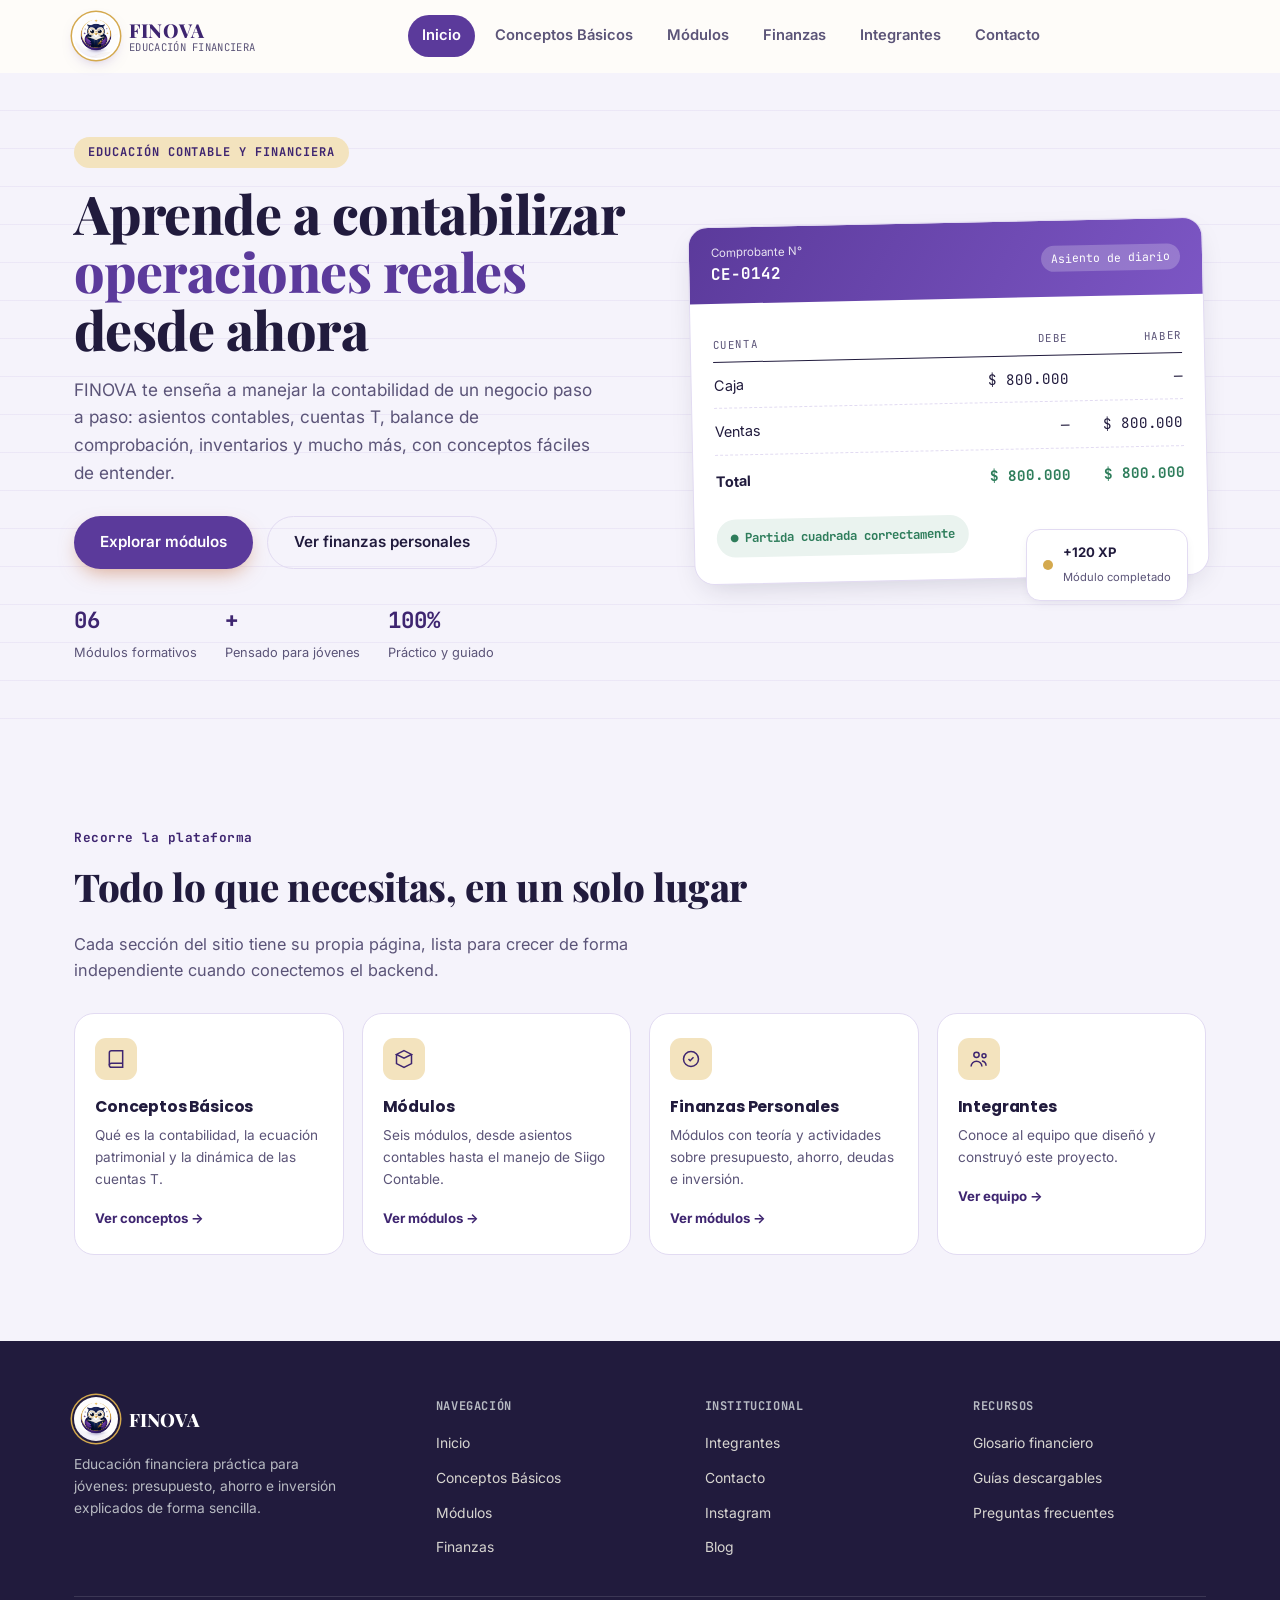
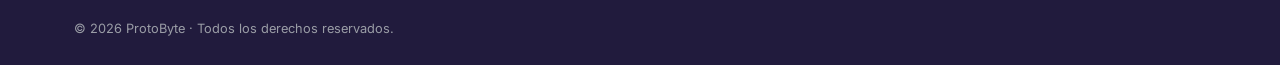
<file: index.html>
<!DOCTYPE html>
<html lang="es">
<head>
<meta charset="UTF-8">
<meta name="viewport" content="width=device-width, initial-scale=1.0">
<title>FINOVA — Aprende contabilidad y finanzas</title>
<meta name="description" content="FINOVA: aprende contabilidad de operaciones comerciales y financieras con conceptos fáciles de entender. Asientos, cuentas T, balance de comprobación y más.">
<link rel="icon" type="image/jpeg" href="assets/isotipo-finova.jpg">

<link rel="preconnect" href="https://fonts.googleapis.com">
<link rel="preconnect" href="https://fonts.gstatic.com" crossorigin>
<link href="https://fonts.googleapis.com/css2?family=Poppins:wght@500;600;700;800&family=Playfair+Display:wght@700;800;900&family=Inter:wght@400;500;600;700&family=JetBrains+Mono:wght@500;700&display=swap" rel="stylesheet">

<link rel="stylesheet" href="css/base.css">
<link rel="stylesheet" href="css/home.css">
</head>
<body>

<!-- ============================================================
     HEADER / NAVBAR (idéntico en todas las páginas)
     ============================================================ -->
<header id="siteHeader">
  <div class="navbar">
    <a href="index.html" class="brand" aria-label="FINOVA - Inicio">
      <img src="assets/isotipo-finova.jpg" alt="Isotipo FINOVA" class="brand-mark">
      <div class="brand-text">
        <strong>FINOVA</strong>
        <span>Educación Financiera</span>
      </div>
    </a>

    <nav class="nav-links" aria-label="Navegación principal">
      <a href="index.html" aria-current="page">Inicio</a>
      <a href="conceptos.html">Conceptos Básicos</a>
      <a href="modulos.html">Módulos</a>
      <a href="test.html">Finanzas</a>
      <a href="integrantes.html">Integrantes</a>
      <a href="contacto.html">Contacto</a>
    </nav>

    <div class="nav-actions">
      <button class="hamburger" id="hamburgerBtn" aria-label="Abrir menú" aria-expanded="false" aria-controls="mobileMenu">
        <span></span><span></span><span></span>
      </button>
    </div>
  </div>

  <nav class="mobile-menu" id="mobileMenu" aria-label="Navegación móvil">
    <a href="index.html" aria-current="page">Inicio</a>
    <a href="conceptos.html">Conceptos Básicos</a>
    <a href="modulos.html">Módulos</a>
    <a href="test.html">Finanzas</a>
    <a href="integrantes.html">Integrantes</a>
    <a href="contacto.html">Contacto</a>
  </nav>
</header>

<main>

  <!-- ============================================================
       HERO
       ============================================================ -->
  <section class="hero ledger-bg">
    <div class="container hero-grid">
      <div class="reveal in">
        <span class="eyebrow">Educación Contable y Financiera</span>
        <h1>Aprende a contabilizar <em>operaciones reales</em> desde ahora</h1>
        <p class="hero-lead">
          FINOVA te enseña a manejar la contabilidad de un negocio paso a paso:
          asientos contables, cuentas T, balance de comprobación, inventarios
          y mucho más, con conceptos fáciles de entender.
        </p>
        <div class="hero-ctas">
          <a href="modulos.html" class="btn btn-primary">Explorar módulos</a>
          <a href="test.html" class="btn btn-outline">Ver finanzas personales</a>
        </div>
        <div class="hero-stats">
          <div class="hero-stat"><strong>06</strong><span>Módulos formativos</span></div>
          <div class="hero-stat"><strong>+</strong><span>Pensado para jóvenes</span></div>
          <div class="hero-stat"><strong>100%</strong><span>Práctico y guiado</span></div>
        </div>
      </div>

      <div class="hero-visual">
        <div class="ledger-card">
          <div class="ledger-card-head">
            <div>
              <div style="font-size:0.72rem; opacity:0.85;">Comprobante N°</div>
              <div class="mono" style="font-weight:700;">CE-0142</div>
            </div>
            <span class="tag">Asiento de diario</span>
          </div>
          <div class="ledger-card-body">
            <div class="ledger-row head">
              <span>Cuenta</span><span class="num">Debe</span><span class="num">Haber</span>
            </div>
            <div class="ledger-row">
              <span>Caja</span><span class="num">$ 800.000</span><span class="num">—</span>
            </div>
            <div class="ledger-row">
              <span>Ventas</span><span class="num">—</span><span class="num">$ 800.000</span>
            </div>
            <div class="ledger-row total">
              <span>Total</span><span class="num">$ 800.000</span><span class="num">$ 800.000</span>
            </div>
            <div class="balance-pill">● Partida cuadrada correctamente</div>
          </div>
        </div>
        <div class="floating-badge">
          <div class="dot"></div>
          <div>
            <strong>+120 XP</strong>
            <span>Módulo completado</span>
          </div>
        </div>
      </div>
    </div>
  </section>

  <!-- ============================================================
       ACCESOS RÁPIDOS AL RESTO DEL SITIO
       ============================================================ -->
  <section class="explore">
    <div class="container">
      <span class="section-tag">Recorre la plataforma</span>
      <h2 class="section-title">Todo lo que necesitas, en un solo lugar</h2>
      <p class="section-lead">Cada sección del sitio tiene su propia página, lista para crecer de forma independiente cuando conectemos el backend.</p>

      <div class="explore-grid">
        <article class="explore-card reveal">
          <div class="ic">
            <svg width="20" height="20" viewBox="0 0 24 24" fill="none" stroke="currentColor" stroke-width="1.8"><path d="M4 19.5A2.5 2.5 0 0 1 6.5 17H20"/><path d="M6.5 2H20v20H6.5A2.5 2.5 0 0 1 4 19.5v-15A2.5 2.5 0 0 1 6.5 2z"/></svg>
          </div>
          <h4>Conceptos Básicos</h4>
          <p>Qué es la contabilidad, la ecuación patrimonial y la dinámica de las cuentas T.</p>
          <a href="conceptos.html">Ver conceptos →</a>
        </article>

        <article class="explore-card reveal">
          <div class="ic">
            <svg width="20" height="20" viewBox="0 0 24 24" fill="none" stroke="currentColor" stroke-width="1.8"><path d="M12 2l9 4.5-9 4.5-9-4.5L12 2z"/><path d="M3 6.5v11L12 22l9-4.5v-11"/></svg>
          </div>
          <h4>Módulos</h4>
          <p>Seis módulos, desde asientos contables hasta el manejo de Siigo Contable.</p>
          <a href="modulos.html">Ver módulos →</a>
        </article>

        <article class="explore-card reveal">
          <div class="ic">
            <svg width="20" height="20" viewBox="0 0 24 24" fill="none" stroke="currentColor" stroke-width="1.8"><circle cx="12" cy="12" r="9"/><path d="M9 12l2 2 4-4"/></svg>
          </div>
          <h4>Finanzas Personales</h4>
          <p>Módulos con teoría y actividades sobre presupuesto, ahorro, deudas e inversión.</p>
          <a href="test.html">Ver módulos →</a>
        </article>

        <article class="explore-card reveal">
          <div class="ic">
            <svg width="20" height="20" viewBox="0 0 24 24" fill="none" stroke="currentColor" stroke-width="1.8"><circle cx="9" cy="7" r="3.2"/><path d="M2.5 21c0-3.5 3-6.2 6.5-6.2s6.5 2.7 6.5 6.2"/><circle cx="18" cy="8" r="2.4"/><path d="M15.5 14.3c2.7.3 4.9 2.7 5 5.7"/></svg>
          </div>
          <h4>Integrantes</h4>
          <p>Conoce al equipo que diseñó y construyó este proyecto.</p>
          <a href="integrantes.html">Ver equipo →</a>
        </article>
      </div>
    </div>
  </section>

</main>

<!-- ============================================================
     FOOTER (idéntico en todas las páginas)
     ============================================================ -->
<footer>
  <div class="container">
    <div class="footer-grid">
      <div class="footer">
        <div class="footer-brand">
          <img src="assets/isotipo-finova.jpg" alt="Isotipo FINOVA" class="brand-mark">
          <strong>FINOVA</strong>
        </div>
        <p class="desc">Educación financiera práctica para jóvenes: presupuesto, ahorro e inversión explicados de forma sencilla.</p>
      </div>
      <div class="footer">
        <h5>Navegación</h5>
        <ul>
          <li><a href="index.html">Inicio</a></li>
          <li><a href="conceptos.html">Conceptos Básicos</a></li>
          <li><a href="modulos.html">Módulos</a></li>
          <li><a href="test.html">Finanzas</a></li>
        </ul>
      </div>
      <div class="footer">
        <h5>Institucional</h5>
        <ul>
          <li><a href="integrantes.html">Integrantes</a></li>
          <li><a href="contacto.html">Contacto</a></li>
          <li><a href="https://instagram.com/FINOVA_Oficial" target="_blank" rel="noopener">Instagram</a></li>
          <li><a href="#">Blog</a></li>
        </ul>
      </div>
      <div class="footer">
        <h5>Recursos</h5>
        <ul>
          <li><a href="conceptos.html">Glosario financiero</a></li>
          <li><a href="modulos.html">Guías descargables</a></li>
          <li><a href="contacto.html">Preguntas frecuentes</a></li>
        </ul>
      </div>
    </div>
    <div class="footer-bottom">
      <span>© 2026 ProtoByte · Todos los derechos reservados.</span>
    </div>
  </div>
</footer>

<script src="js/main.js" defer></script>
</body>
</html>
</file>
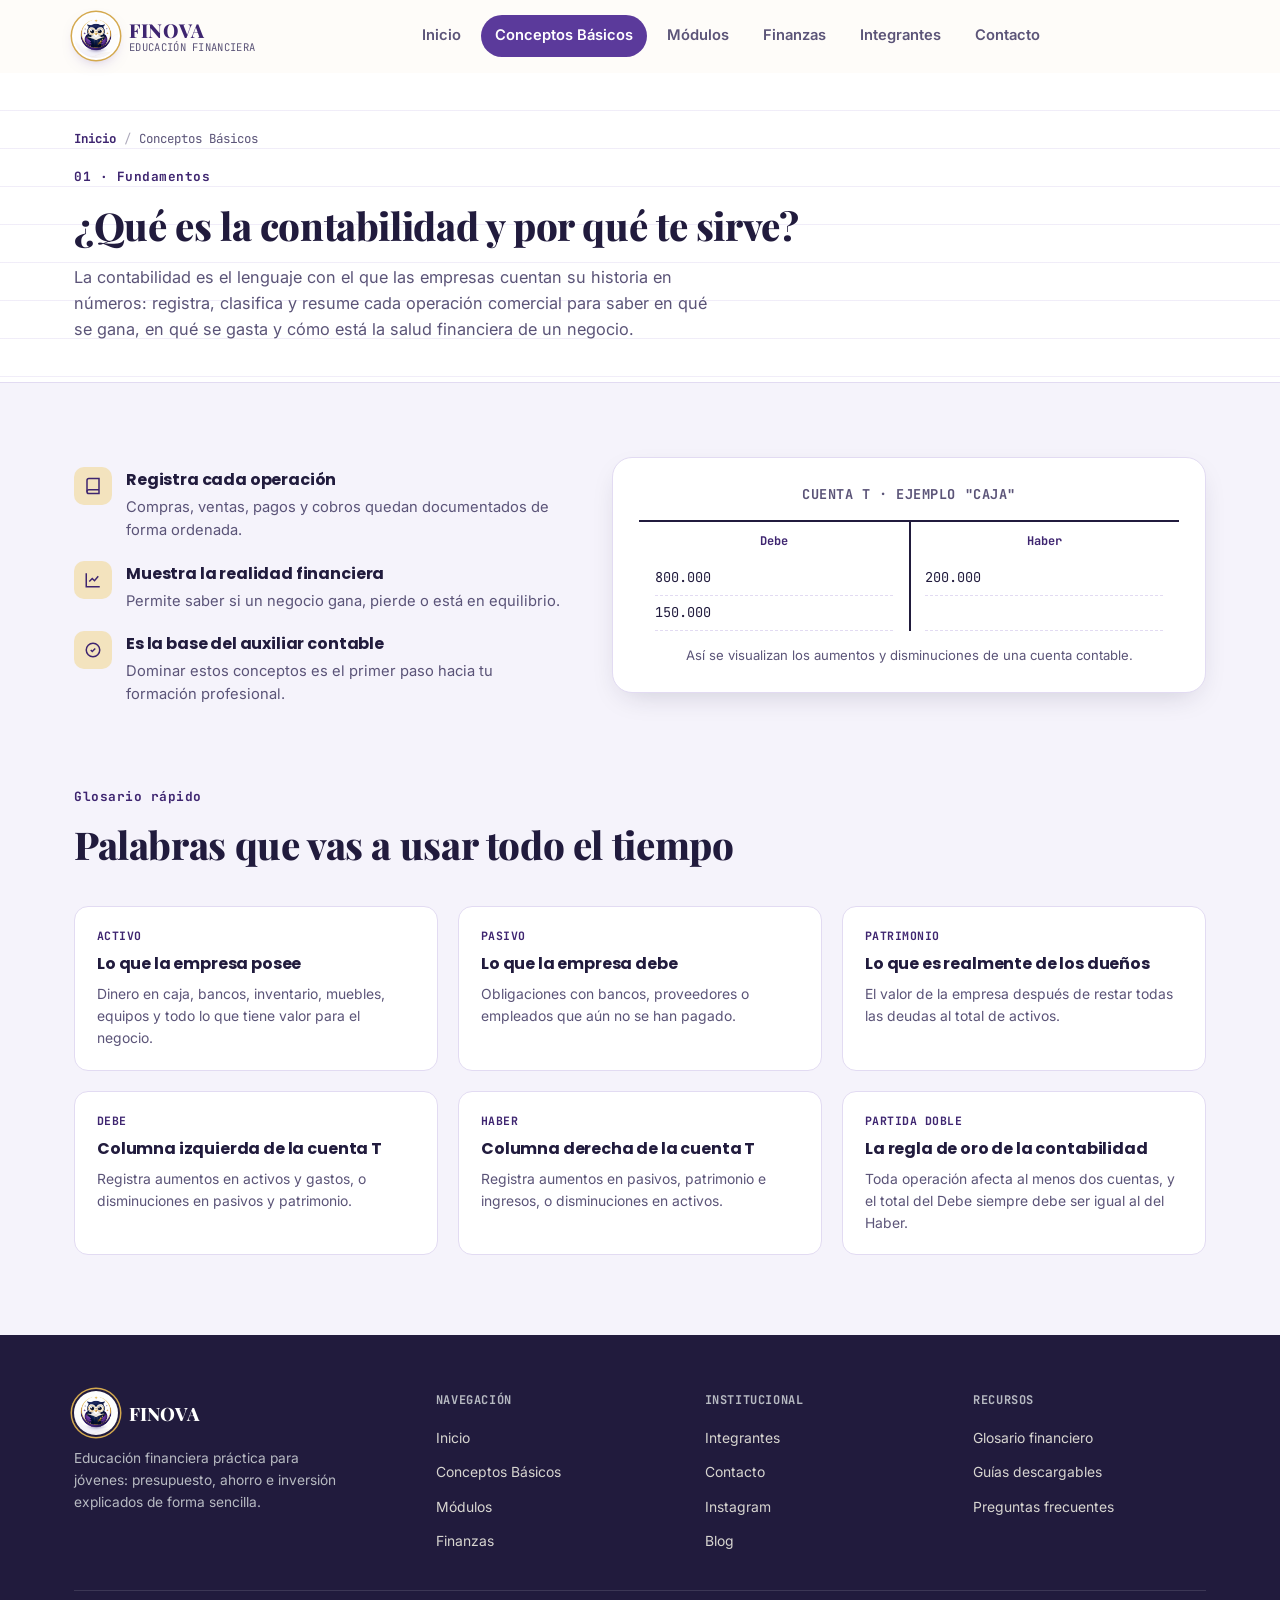
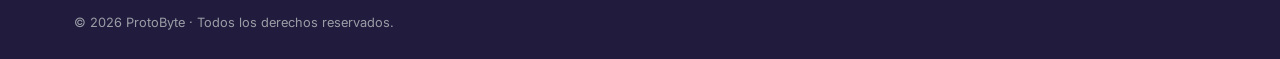
<file: conceptos.html>
<!DOCTYPE html>
<html lang="es">
<head>
<meta charset="UTF-8">
<meta name="viewport" content="width=device-width, initial-scale=1.0">
<title>Conceptos Básicos — FINOVA</title>
<meta name="description" content="Qué es la contabilidad, la ecuación patrimonial y la dinámica de las cuentas T, explicado para estudiantes.">
<link rel="icon" type="image/jpeg" href="assets/isotipo-finova.jpg">

<link rel="preconnect" href="https://fonts.googleapis.com">
<link rel="preconnect" href="https://fonts.gstatic.com" crossorigin>
<link href="https://fonts.googleapis.com/css2?family=Poppins:wght@500;600;700;800&family=Playfair+Display:wght@700;800;900&family=Inter:wght@400;500;600;700&family=JetBrains+Mono:wght@500;700&display=swap" rel="stylesheet">

<link rel="stylesheet" href="css/base.css">
<link rel="stylesheet" href="css/conceptos.css">
</head>
<body>

<header id="siteHeader">
  <div class="navbar">
    <a href="index.html" class="brand" aria-label="FINOVA - Inicio">
      <img src="assets/isotipo-finova.jpg" alt="Isotipo FINOVA" class="brand-mark">
      <div class="brand-text">
        <strong>FINOVA</strong>
        <span>Educación Financiera</span>
      </div>
    </a>

    <nav class="nav-links" aria-label="Navegación principal">
      <a href="index.html">Inicio</a>
      <a href="conceptos.html" aria-current="page">Conceptos Básicos</a>
      <a href="modulos.html">Módulos</a>
      <a href="test.html">Finanzas</a>
      <a href="integrantes.html">Integrantes</a>
      <a href="contacto.html">Contacto</a>
    </nav>

    <div class="nav-actions">
      <button class="hamburger" id="hamburgerBtn" aria-label="Abrir menú" aria-expanded="false" aria-controls="mobileMenu">
        <span></span><span></span><span></span>
      </button>
    </div>
  </div>

  <nav class="mobile-menu" id="mobileMenu" aria-label="Navegación móvil">
    <a href="index.html">Inicio</a>
    <a href="conceptos.html" aria-current="page">Conceptos Básicos</a>
    <a href="modulos.html">Módulos</a>
    <a href="test.html">Finanzas</a>
    <a href="integrantes.html">Integrantes</a>
    <a href="contacto.html">Contacto</a>
  </nav>
</header>

<main>

  <section class="page-hero ledger-bg">
    <div class="container">
      <div class="breadcrumb"><a href="index.html">Inicio</a><span class="sep">/</span><span>Conceptos Básicos</span></div>
      <span class="section-tag">01 · Fundamentos</span>
      <h1 class="section-title">¿Qué es la contabilidad y por qué te sirve?</h1>
      <p class="section-lead">
        La contabilidad es el lenguaje con el que las empresas cuentan su historia en números:
        registra, clasifica y resume cada operación comercial para saber en qué se gana,
        en qué se gasta y cómo está la salud financiera de un negocio.
      </p>
    </div>
  </section>

  <section class="intro">
    <div class="container intro-grid">
      <div>
        <div class="intro-points">
          <div class="intro-point reveal">
            <div class="ic">
              <svg width="18" height="18" viewBox="0 0 24 24" fill="none" stroke="currentColor" stroke-width="2"><path d="M4 19.5A2.5 2.5 0 0 1 6.5 17H20"/><path d="M6.5 2H20v20H6.5A2.5 2.5 0 0 1 4 19.5v-15A2.5 2.5 0 0 1 6.5 2z"/></svg>
            </div>
            <div>
              <h4>Registra cada operación</h4>
              <p>Compras, ventas, pagos y cobros quedan documentados de forma ordenada.</p>
            </div>
          </div>
          <div class="intro-point reveal">
            <div class="ic">
              <svg width="18" height="18" viewBox="0 0 24 24" fill="none" stroke="currentColor" stroke-width="2"><path d="M3 3v18h18"/><path d="M7 14l4-4 3 3 5-6"/></svg>
            </div>
            <div>
              <h4>Muestra la realidad financiera</h4>
              <p>Permite saber si un negocio gana, pierde o está en equilibrio.</p>
            </div>
          </div>
          <div class="intro-point reveal">
            <div class="ic">
              <svg width="18" height="18" viewBox="0 0 24 24" fill="none" stroke="currentColor" stroke-width="2"><circle cx="12" cy="12" r="9"/><path d="M9 12l2 2 4-4"/></svg>
            </div>
            <div>
              <h4>Es la base del auxiliar contable</h4>
              <p>Dominar estos conceptos es el primer paso hacia tu formación profesional.</p>
            </div>
          </div>
        </div>
      </div>

      <div class="tcuenta reveal">
        <h4>Cuenta T · Ejemplo "Caja"</h4>
        <div class="t-shape">
          <div class="t-cols">
            <div class="t-col">
              <h5>Debe</h5>
              <p>800.000</p>
              <p>150.000</p>
            </div>
            <div class="t-col">
              <h5>Haber</h5>
              <p>200.000</p>
              <p>&nbsp;</p>
            </div>
          </div>
        </div>
        <p style="text-align:center; margin-top:14px; font-size:0.82rem; color:var(--dark-soft);">
          Así se visualizan los aumentos y disminuciones de una cuenta contable.
        </p>
      </div>
    </div>
  </section>

  <section class="glossary">
    <div class="container">
      <span class="section-tag">Glosario rápido</span>
      <h2 class="section-title">Palabras que vas a usar todo el tiempo</h2>

      <div class="glossary-grid">
        <div class="glossary-card reveal">
          <span class="term">Activo</span>
          <h4>Lo que la empresa posee</h4>
          <p>Dinero en caja, bancos, inventario, muebles, equipos y todo lo que tiene valor para el negocio.</p>
        </div>
        <div class="glossary-card reveal">
          <span class="term">Pasivo</span>
          <h4>Lo que la empresa debe</h4>
          <p>Obligaciones con bancos, proveedores o empleados que aún no se han pagado.</p>
        </div>
        <div class="glossary-card reveal">
          <span class="term">Patrimonio</span>
          <h4>Lo que es realmente de los dueños</h4>
          <p>El valor de la empresa después de restar todas las deudas al total de activos.</p>
        </div>
        <div class="glossary-card reveal">
          <span class="term">Debe</span>
          <h4>Columna izquierda de la cuenta T</h4>
          <p>Registra aumentos en activos y gastos, o disminuciones en pasivos y patrimonio.</p>
        </div>
        <div class="glossary-card reveal">
          <span class="term">Haber</span>
          <h4>Columna derecha de la cuenta T</h4>
          <p>Registra aumentos en pasivos, patrimonio e ingresos, o disminuciones en activos.</p>
        </div>
        <div class="glossary-card reveal">
          <span class="term">Partida doble</span>
          <h4>La regla de oro de la contabilidad</h4>
          <p>Toda operación afecta al menos dos cuentas, y el total del Debe siempre debe ser igual al del Haber.</p>
        </div>
      </div>
    </div>
  </section>

</main>

<footer>
  <div class="container">
    <div class="footer-grid">
      <div class="footer">
        <div class="footer-brand">
          <img src="assets/isotipo-finova.jpg" alt="Isotipo FINOVA" class="brand-mark">
          <strong>FINOVA</strong>
        </div>
        <p class="desc">Educación financiera práctica para jóvenes: presupuesto, ahorro e inversión explicados de forma sencilla.</p>
      </div>
      <div class="footer">
        <h5>Navegación</h5>
        <ul>
          <li><a href="index.html">Inicio</a></li>
          <li><a href="conceptos.html">Conceptos Básicos</a></li>
          <li><a href="modulos.html">Módulos</a></li>
          <li><a href="test.html">Finanzas</a></li>
        </ul>
      </div>
      <div class="footer">
        <h5>Institucional</h5>
        <ul>
          <li><a href="integrantes.html">Integrantes</a></li>
          <li><a href="contacto.html">Contacto</a></li>
          <li><a href="https://instagram.com/FINOVA_Oficial" target="_blank" rel="noopener">Instagram</a></li>
          <li><a href="#">Blog</a></li>
        </ul>
      </div>
      <div class="footer">
        <h5>Recursos</h5>
        <ul>
          <li><a href="conceptos.html">Glosario financiero</a></li>
          <li><a href="modulos.html">Guías descargables</a></li>
          <li><a href="contacto.html">Preguntas frecuentes</a></li>
        </ul>
      </div>
    </div>
    <div class="footer-bottom">
      <span>© 2026 ProtoByte · Todos los derechos reservados.</span>
    </div>
  </div>
</footer>

<script src="js/main.js" defer></script>
</body>
</html>
</file>
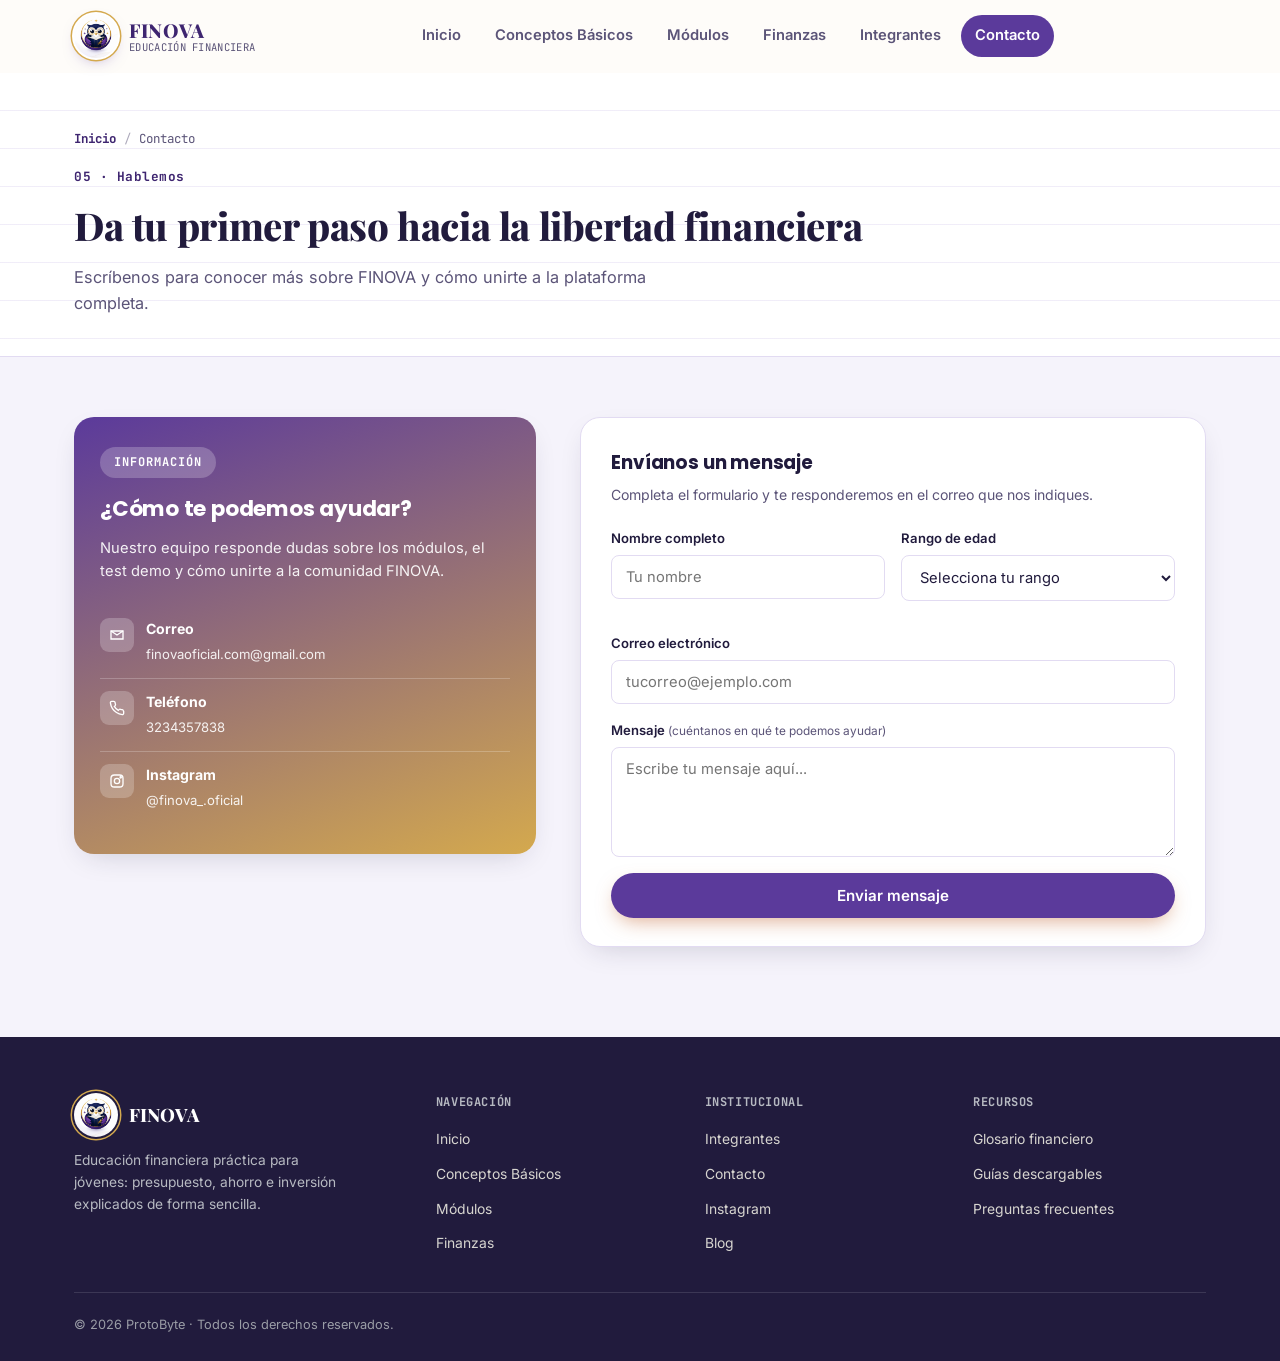
<file: contacto.html>
<!doctype html>
<html lang="es">
  <head>
    <meta charset="UTF-8" />
    <meta name="viewport" content="width=device-width, initial-scale=1.0" />
    <title>Contacto — FINOVA</title>
    <meta
      name="description"
      content="Escríbenos para conocer más sobre FINOVA y cómo unirte a la plataforma de educación financiera para jóvenes."
    />
    <link rel="icon" type="image/jpeg" href="assets/isotipo-finova.jpg" />

    <link rel="preconnect" href="https://fonts.googleapis.com" />
    <link rel="preconnect" href="https://fonts.gstatic.com" crossorigin />
    <link
      href="https://fonts.googleapis.com/css2?family=Poppins:wght@500;600;700;800&family=Playfair+Display:wght@700;800;900&family=Inter:wght@400;500;600;700&family=JetBrains+Mono:wght@500;700&display=swap"
      rel="stylesheet"
    />

    <link rel="stylesheet" href="css/base.css" />
    <link rel="stylesheet" href="css/contacto.css" />
  </head>
  <body>
    <header id="siteHeader">
      <div class="navbar">
        <a href="index.html" class="brand" aria-label="FINOVA - Inicio">
          <img
            src="assets/isotipo-finova.jpg"
            alt="Isotipo FINOVA"
            class="brand-mark"
          />
          <div class="brand-text">
            <strong>FINOVA</strong>
            <span>Educación Financiera</span>
          </div>
        </a>

        <nav class="nav-links" aria-label="Navegación principal">
          <a href="index.html">Inicio</a>
          <a href="conceptos.html">Conceptos Básicos</a>
          <a href="modulos.html">Módulos</a>
          <a href="test.html">Finanzas</a>
          <a href="integrantes.html">Integrantes</a>
          <a href="contacto.html" aria-current="page">Contacto</a>
        </nav>

        <div class="nav-actions">
          <button
            class="hamburger"
            id="hamburgerBtn"
            aria-label="Abrir menú"
            aria-expanded="false"
            aria-controls="mobileMenu"
          >
            <span></span><span></span><span></span>
          </button>
        </div>
      </div>

      <nav class="mobile-menu" id="mobileMenu" aria-label="Navegación móvil">
        <a href="index.html">Inicio</a>
        <a href="conceptos.html">Conceptos Básicos</a>
        <a href="modulos.html">Módulos</a>
        <a href="test.html">Finanzas</a>
        <a href="integrantes.html">Integrantes</a>
        <a href="contacto.html" aria-current="page">Contacto</a>
      </nav>
    </header>

    <main>
      <section class="page-hero ledger-bg">
        <div class="container">
          <div class="breadcrumb">
            <a href="index.html">Inicio</a><span class="sep">/</span
            ><span>Contacto</span>
          </div>
          <span class="section-tag">05 · Hablemos</span>
          <h1 class="section-title">
            Da tu primer paso hacia la libertad financiera
          </h1>
          <p class="section-lead">
            Escríbenos para conocer más sobre FINOVA y cómo unirte a la
            plataforma completa.
          </p>
        </div>
      </section>

      <section class="contact-section">
        <div class="container contact-grid">
          <div class="contact-info-card reveal">
            <span class="eyebrow">Información</span>
            <h3>¿Cómo te podemos ayudar?</h3>
            <p>
              Nuestro equipo responde dudas sobre los módulos, el test demo y
              cómo unirte a la comunidad FINOVA.
            </p>

            <div class="contact-detail">
              <div class="ic">
                <svg
                  width="16"
                  height="16"
                  viewBox="0 0 24 24"
                  fill="none"
                  stroke="#fff"
                  stroke-width="2"
                >
                  <path d="M4 4h16v16H4z" opacity="0" />
                  <path d="M3 6l9 6 9-6" />
                  <path d="M3 6h18v12H3z" />
                </svg>
              </div>
              <div>
                <strong>Correo</strong>
                <span>finovaoficial.com@gmail.com</span>
              </div>
            </div>
            <div class="contact-detail">
              <div class="ic">
                <svg
                  width="16"
                  height="16"
                  viewBox="0 0 24 24"
                  fill="none"
                  stroke="#fff"
                  stroke-width="2"
                >
                  <path
                    d="M22 16.9v3a2 2 0 0 1-2.2 2 19.8 19.8 0 0 1-8.6-3.1 19.5 19.5 0 0 1-6-6A19.8 19.8 0 0 1 2.1 4.2 2 2 0 0 1 4.1 2h3a2 2 0 0 1 2 1.7c.1.9.3 1.8.6 2.7a2 2 0 0 1-.5 2.1L8 9.6a16 16 0 0 0 6 6l1.1-1.2a2 2 0 0 1 2.1-.5c.9.3 1.8.5 2.7.6a2 2 0 0 1 1.7 2z"
                  />
                </svg>
              </div>
              <div>
                <strong>Teléfono</strong>
                <span>3234357838</span>
              </div>
            </div>
            <div class="contact-detail">
              <div class="ic">
                <svg
                  width="16"
                  height="16"
                  viewBox="0 0 24 24"
                  fill="none"
                  stroke="#fff"
                  stroke-width="2"
                >
                  <rect x="3" y="3" width="18" height="18" rx="5" />
                  <circle cx="12" cy="12" r="4" />
                  <circle cx="17.5" cy="6.5" r="1" />
                </svg>
              </div>
              <div>
                <strong>Instagram</strong>
                <span>@finova_.oficial</span>
              </div>
            </div>
          </div>

          <div class="contact-form-card reveal">
            <h3>Envíanos un mensaje</h3>
            <p>
              Completa el formulario y te responderemos en el correo que nos
              indiques.
            </p>

            <form id="contactForm" novalidate>
              <div class="form-row">
                <div class="form-field">
                  <label for="fullName">Nombre completo</label>
                  <input
                    type="text"
                    id="fullName"
                    name="fullName"
                    placeholder="Tu nombre"
                    required
                  />
                </div>
                <div class="form-field">
                  <label for="grade">Rango de edad</label>
                  <select id="grade" name="grade" required>
                    <option value="" disabled selected>
                      Selecciona tu rango
                    </option>
                    <option value="13-15">13 a 15 años</option>
                    <option value="16-18">16 a 18 años</option>
                    <option value="19+">19 años o más</option>
                    <option value="otro">Otro / Docente o acudiente</option>
                  </select>
                </div>
              </div>

              <div class="form-field">
                <label for="email">Correo electrónico</label>
                <input
                  type="email"
                  id="email"
                  name="email"
                  placeholder="tucorreo@ejemplo.com"
                  required
                />
              </div>

              <div class="form-field">
                <label for="message"
                  >Mensaje
                  <span class="hint"
                    >(cuéntanos en qué te podemos ayudar)</span
                  ></label
                >
                <textarea
                  id="message"
                  name="message"
                  placeholder="Escribe tu mensaje aquí..."
                  required
                ></textarea>
              </div>

              <div class="form-status" id="formStatus"></div>

              <button type="submit" class="btn btn-primary btn-block">
                Enviar mensaje
              </button>
            </form>
          </div>
        </div>
      </section>
    </main>

    <footer>
      <div class="container">
        <div class="footer-grid">
          <div class="footer">
            <div class="footer-brand">
              <img
                src="assets/isotipo-finova.jpg"
                alt="Isotipo FINOVA"
                class="brand-mark"
              />
              <strong>FINOVA</strong>
            </div>
            <p class="desc">
              Educación financiera práctica para jóvenes: presupuesto, ahorro e
              inversión explicados de forma sencilla.
            </p>
          </div>
          <div class="footer">
            <h5>Navegación</h5>
            <ul>
              <li><a href="index.html">Inicio</a></li>
              <li><a href="conceptos.html">Conceptos Básicos</a></li>
              <li><a href="modulos.html">Módulos</a></li>
              <li><a href="test.html">Finanzas</a></li>
            </ul>
          </div>
          <div class="footer">
            <h5>Institucional</h5>
            <ul>
              <li><a href="integrantes.html">Integrantes</a></li>
              <li><a href="contacto.html">Contacto</a></li>
              <li>
                <a
                  href="https://instagram.com/FINOVA_Oficial"
                  target="_blank"
                  rel="noopener"
                  >Instagram</a
                >
              </li>
              <li><a href="#">Blog</a></li>
            </ul>
          </div>
          <div class="footer">
            <h5>Recursos</h5>
            <ul>
              <li><a href="conceptos.html">Glosario financiero</a></li>
              <li><a href="modulos.html">Guías descargables</a></li>
              <li><a href="contacto.html">Preguntas frecuentes</a></li>
            </ul>
          </div>
        </div>
        <div class="footer-bottom">
          <span>© 2026 ProtoByte · Todos los derechos reservados.</span>
        </div>
      </div>
    </footer>

    <script src="js/main.js" defer></script>
    <script src="js/contacto.js" defer></script>
  </body>
</html>
</file>
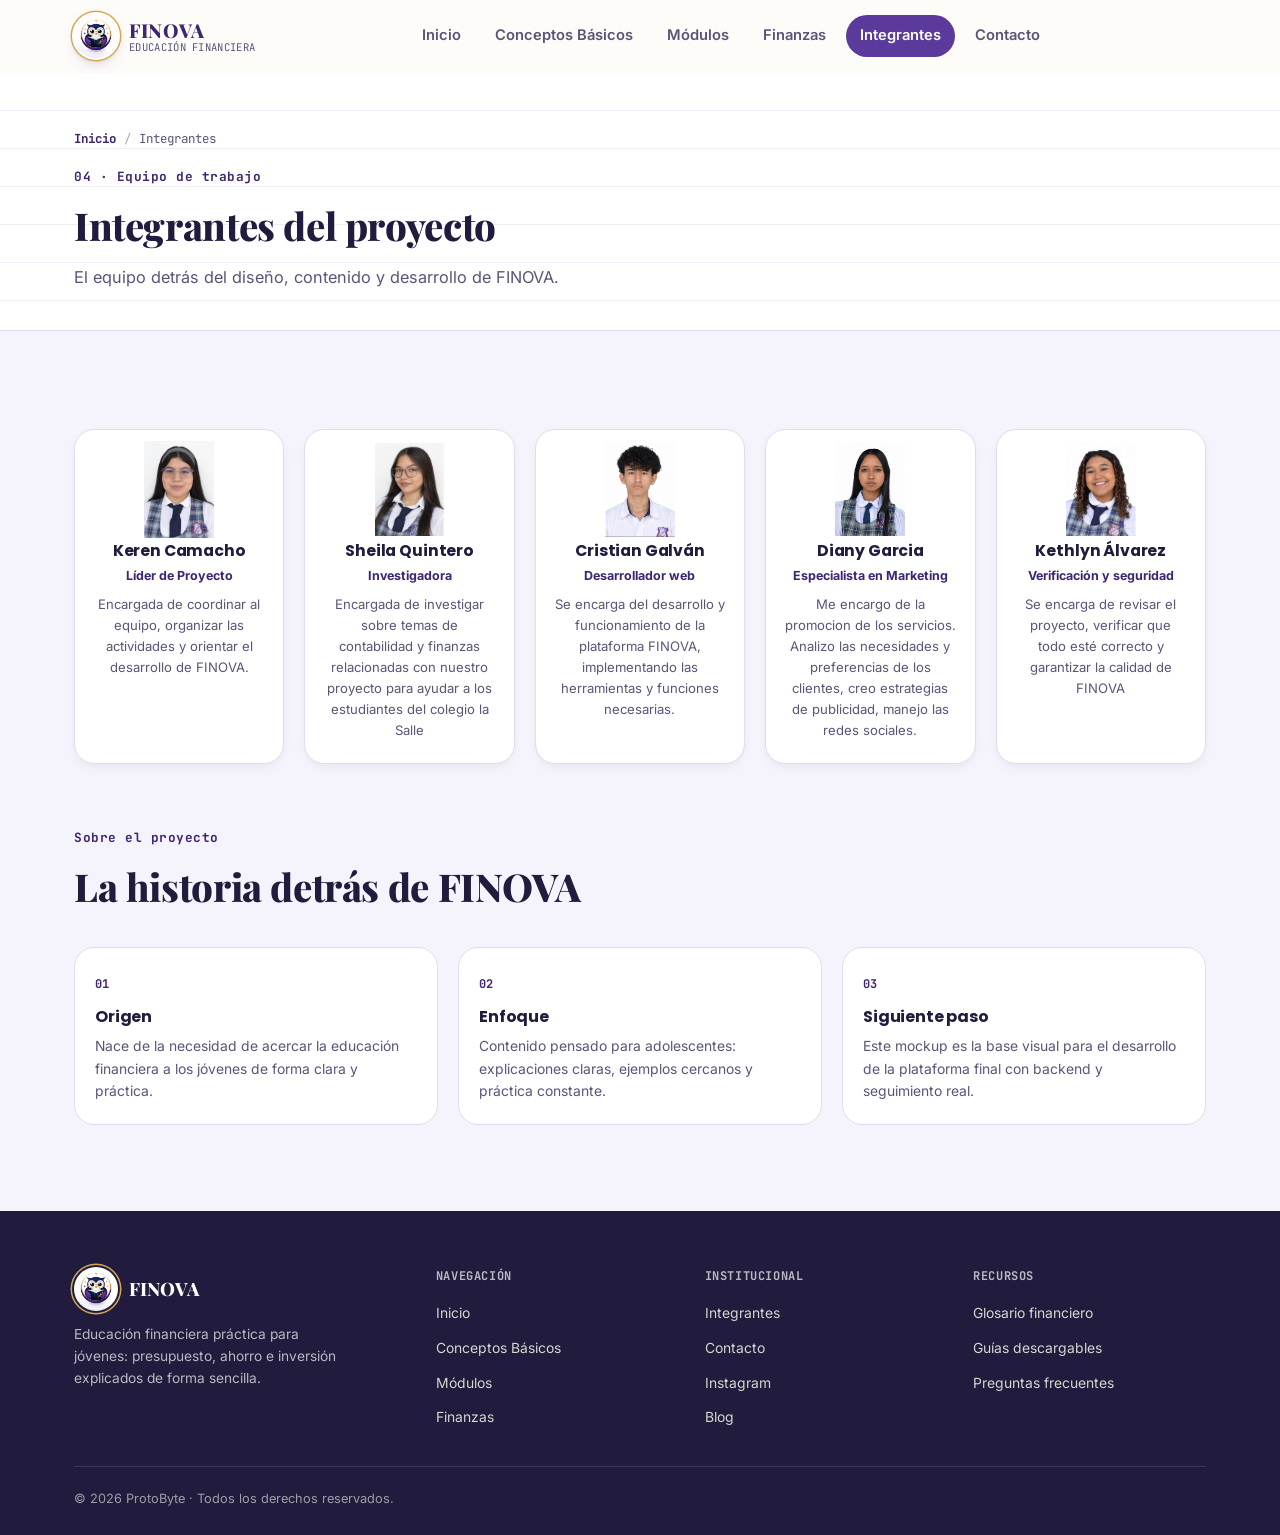
<file: integrantes.html>
<!DOCTYPE html>
<html lang="es">
<head>
<meta charset="UTF-8">
<meta name="viewport" content="width=device-width, initial-scale=1.0">
<title>Integrantes — FINOVA</title>
<meta name="description" content="Conoce al equipo de trabajo que diseñó y desarrolló el mockup de FINOVA, educación financiera para jóvenes.">
<link rel="icon" type="image/jpeg" href="assets/isotipo-finova.jpg">

<link rel="preconnect" href="https://fonts.googleapis.com">
<link rel="preconnect" href="https://fonts.gstatic.com" crossorigin>
<link href="https://fonts.googleapis.com/css2?family=Poppins:wght@500;600;700;800&family=Playfair+Display:wght@700;800;900&family=Inter:wght@400;500;600;700&family=JetBrains+Mono:wght@500;700&display=swap" rel="stylesheet">

<link rel="stylesheet" href="css/base.css">
<link rel="stylesheet" href="css/integrantes.css">
</head>
<body>

<header id="siteHeader">
  <div class="navbar">
    <a href="index.html" class="brand" aria-label="FINOVA - Inicio">
      <img src="assets/isotipo-finova.jpg" alt="Isotipo FINOVA" class="brand-mark">
      <div class="brand-text">
        <strong>FINOVA</strong>
        <span>Educación Financiera</span>
      </div>
    </a>

    <nav class="nav-links" aria-label="Navegación principal">
      <a href="index.html">Inicio</a>
      <a href="conceptos.html">Conceptos Básicos</a>
      <a href="modulos.html">Módulos</a>
      <a href="test.html">Finanzas</a>
      <a href="integrantes.html" aria-current="page">Integrantes</a>
      <a href="contacto.html">Contacto</a>
    </nav>

    <div class="nav-actions">
      <button class="hamburger" id="hamburgerBtn" aria-label="Abrir menú" aria-expanded="false" aria-controls="mobileMenu">
        <span></span><span></span><span></span>
      </button>
    </div>
  </div>

  <nav class="mobile-menu" id="mobileMenu" aria-label="Navegación móvil">
    <a href="index.html">Inicio</a>
    <a href="conceptos.html">Conceptos Básicos</a>
    <a href="modulos.html">Módulos</a>
    <a href="test.html">Finanzas</a>
    <a href="integrantes.html" aria-current="page">Integrantes</a>
    <a href="contacto.html">Contacto</a>
  </nav>
</header>

<main>

  <section class="page-hero ledger-bg">
    <div class="container">
      <div class="breadcrumb"><a href="index.html">Inicio</a><span class="sep">/</span><span>Integrantes</span></div>
      <span class="section-tag">04 · Equipo de trabajo</span>
      <h1 class="section-title">Integrantes del proyecto</h1>
      <p class="section-lead">El equipo detrás del diseño, contenido y desarrollo de FINOVA.</p>
    </div>
  </section>

  <section class="team">
    <div class="container">
      <div class="team-grid">
        <div class="team-card reveal">
          <div class="avatar" style="background:linear-gradient(140deg,#5B3A9B,#D4A94E);"><img src="assets/img/Keren.jpeg" alt="Keren" class="avatar-img"></div>
          
          <h4>Keren Camacho</h4>
          <div class="team-role">Líder de Proyecto</div>
          <p class="team-desc">Encargada de coordinar al equipo, organizar las actividades y orientar el desarrollo de FINOVA.</p>
        </div>
        <div class="team-card reveal">
          <div class="avatar" style="background:linear-gradient(140deg,#2E7D5B,#6FBE99);"><img src="assets/img/Sheila.jpeg" alt="Sheila" class="avatar-img"></div>
          <h4>Sheila Quintero</h4>
          <div class="team-role">Investigadora</div>
          <p class="team-desc">Encargada de investigar sobre temas de contabilidad y finanzas relacionadas con nuestro proyecto para ayudar a los estudiantes del colegio la Salle</p>
        </div>
        <div class="team-card reveal">
          <div class="avatar" style="background:linear-gradient(140deg,#3E2570,#5B3A9B);"><img src="assets/img/Cristian.jpeg" alt="Cristian" class="avatar-img"></div>
          <h4>Cristian Galván</h4>
          <div class="team-role">Desarrollador web</div>
          <p class="team-desc">Se encarga del desarrollo y funcionamiento de la plataforma FINOVA, implementando las herramientas y funciones necesarias.</p>
        </div>
        <div class="team-card reveal">
          <div class="avatar" style="background:linear-gradient(140deg,#211B3D,#5B5478);"><img src="assets/img/Diany.jpeg" alt="Diany" class="avatar-img"></div>
          <h4>Diany Garcia</h4>
          <div class="team-role">Especialista en Marketing</div>
          <p class="team-desc">Me encargo de la promocion de los servicios. Analizo las necesidades y preferencias de los clientes, creo estrategias de publicidad, manejo las redes sociales.</p>
        </div>
        <div class="team-card reveal">
          <div class="avatar" style="background:linear-gradient(140deg,#B23B5D,#D4A94E);"><img src="assets/img/Kethlyn.jpeg" alt="Kethlyn" class="avatar-img"></div>
          <h4>Kethlyn Álvarez</h4>
          <div class="team-role">Verificación y seguridad</div>
          <p class="team-desc">Se encarga de revisar el proyecto, verificar que todo esté correcto y garantizar la calidad de FINOVA</p>
        </div>
      </div>
    </div>
  </section>

  <section class="about-project">
    <div class="container">
      <span class="section-tag">Sobre el proyecto</span>
      <h2 class="section-title">La historia detrás de FINOVA</h2>

      <div class="about-grid">
        <div class="about-card reveal">
          <span class="num">01</span>
          <h4>Origen</h4>
          <p>Nace de la necesidad de acercar la educación financiera a los jóvenes de forma clara y práctica.</p>
        </div>
        <div class="about-card reveal">
          <span class="num">02</span>
          <h4>Enfoque</h4>
          <p>Contenido pensado para adolescentes: explicaciones claras, ejemplos cercanos y práctica constante.</p>
        </div>
        <div class="about-card reveal">
          <span class="num">03</span>
          <h4>Siguiente paso</h4>
          <p>Este mockup es la base visual para el desarrollo de la plataforma final con backend y seguimiento real.</p>
        </div>
      </div>
    </div>
  </section>

</main>

<footer>
  <div class="container">
    <div class="footer-grid">
      <div class="footer">
        <div class="footer-brand">
          <img src="assets/isotipo-finova.jpg" alt="Isotipo FINOVA" class="brand-mark">
          <strong>FINOVA</strong>
        </div>
        <p class="desc">Educación financiera práctica para jóvenes: presupuesto, ahorro e inversión explicados de forma sencilla.</p>
      </div>
      <div class="footer">
        <h5>Navegación</h5>
        <ul>
          <li><a href="index.html">Inicio</a></li>
          <li><a href="conceptos.html">Conceptos Básicos</a></li>
          <li><a href="modulos.html">Módulos</a></li>
          <li><a href="test.html">Finanzas</a></li>
        </ul>
      </div>
      <div class="footer">
        <h5>Institucional</h5>
        <ul>
          <li><a href="integrantes.html">Integrantes</a></li>
          <li><a href="contacto.html">Contacto</a></li>
          <li><a href="https://instagram.com/FINOVA_Oficial" target="_blank" rel="noopener">Instagram</a></li>
          <li><a href="#">Blog</a></li>
        </ul>
      </div>
      <div class="footer">
        <h5>Recursos</h5>
        <ul>
          <li><a href="conceptos.html">Glosario financiero</a></li>
          <li><a href="modulos.html">Guías descargables</a></li>
          <li><a href="contacto.html">Preguntas frecuentes</a></li>
        </ul>
      </div>
    </div>
    <div class="footer-bottom">
      <span>© 2026 ProtoByte · Todos los derechos reservados.</span>
    </div>
  </div>
</footer>

<script src="js/main.js" defer></script>
</body>
</html>
</file>
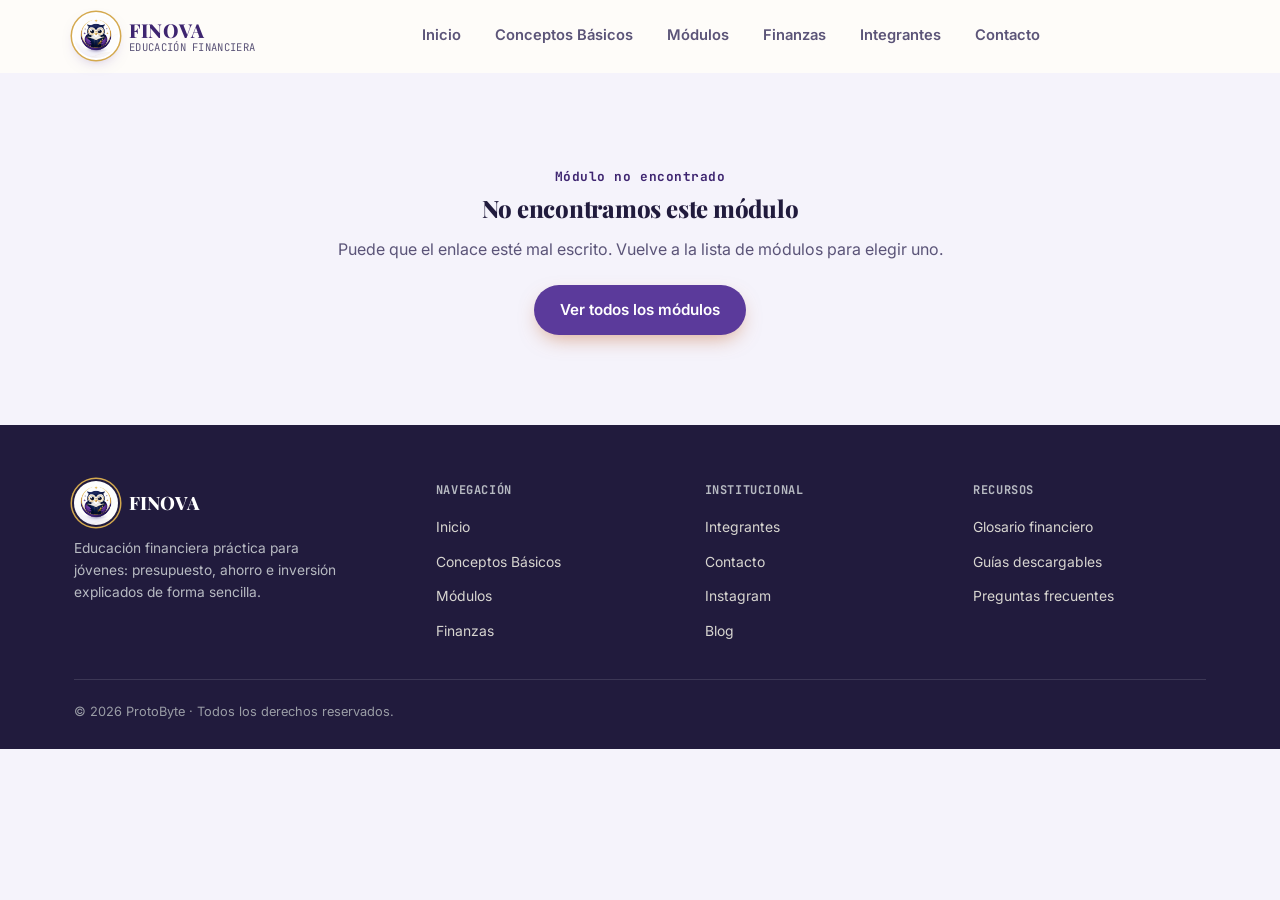
<file: modulo.html>
<!DOCTYPE html>
<html lang="es">
<head>
<meta charset="UTF-8">
<meta name="viewport" content="width=device-width, initial-scale=1.0">
<title>Módulo — FINOVA</title>
<meta name="description" content="Teoría y actividades prácticas de FINOVA. Tu progreso se guarda automáticamente en este navegador.">
<link rel="icon" type="image/jpeg" href="assets/isotipo-finova.jpg">

<link rel="preconnect" href="https://fonts.googleapis.com">
<link rel="preconnect" href="https://fonts.gstatic.com" crossorigin>
<link href="https://fonts.googleapis.com/css2?family=Poppins:wght@500;600;700;800&family=Playfair+Display:wght@700;800;900&family=Inter:wght@400;500;600;700&family=JetBrains+Mono:wght@500;700&display=swap" rel="stylesheet">

<link rel="stylesheet" href="css/base.css">
<link rel="stylesheet" href="css/modulo.css">
</head>
<body>

<header id="siteHeader">
  <div class="navbar">
    <a href="index.html" class="brand" aria-label="FINOVA - Inicio">
      <img src="assets/isotipo-finova.jpg" alt="Isotipo FINOVA" class="brand-mark">
      <div class="brand-text">
        <strong>FINOVA</strong>
        <span>Educación Financiera</span>
      </div>
    </a>

    <nav class="nav-links" aria-label="Navegación principal">
      <a href="index.html">Inicio</a>
      <a href="conceptos.html">Conceptos Básicos</a>
      <a href="modulos.html">Módulos</a>
      <a href="test.html">Finanzas</a>
      <a href="integrantes.html">Integrantes</a>
      <a href="contacto.html">Contacto</a>
    </nav>

    <div class="nav-actions">
      <button class="hamburger" id="hamburgerBtn" aria-label="Abrir menú" aria-expanded="false" aria-controls="mobileMenu">
        <span></span><span></span><span></span>
      </button>
    </div>
  </div>

  <nav class="mobile-menu" id="mobileMenu" aria-label="Navegación móvil">
    <a href="index.html">Inicio</a>
    <a href="conceptos.html">Conceptos Básicos</a>
    <a href="modulos.html">Módulos</a>
    <a href="test.html">Finanzas</a>
    <a href="integrantes.html">Integrantes</a>
    <a href="contacto.html">Contacto</a>
  </nav>
</header>

<main>

  <!-- Se muestra solo si el ?id= de la URL no existe en module-data.js -->
  <section class="modulo-not-found" id="moduloNotFound" hidden>
    <div class="container">
      <span class="section-tag">Módulo no encontrado</span>
      <h1>No encontramos este módulo</h1>
      <p>Puede que el enlace esté mal escrito. Vuelve a la lista de módulos para elegir uno.</p>
      <a href="modulos.html" class="btn btn-primary">Ver todos los módulos</a>
    </div>
  </section>

  <!-- Contenido del módulo, se llena por JS (js/modulo-engine.js) -->
  <div id="moduloRoot" hidden>

    <section class="modulo-hero ledger-bg">
      <div class="container">
        <div class="breadcrumb">
          <a href="index.html">Inicio</a><span class="sep">/</span>
          <a href="modulos.html" id="moduloBreadcrumbCat">Módulos</a><span class="sep">/</span>
          <span id="moduloCode">MOD-00</span>
        </div>

        <div class="modulo-head">
          <div class="modulo-icon"><svg id="moduloIcon" width="28" height="28" viewBox="0 0 24 24" fill="none" stroke="currentColor" stroke-width="1.8"></svg></div>
          <div class="modulo-title-wrap">
            <div class="modulo-badges">
              <span class="level-badge" id="moduloLevel">Nivel</span>
            </div>
            <h1 id="moduloTitle">Cargando módulo...</h1>
            <p class="modulo-summary" id="moduloSummary"></p>
          </div>
        </div>

        <div class="modulo-progress-wrap" id="moduloProgressWrap">
          <div class="modulo-progress-track"><div class="modulo-progress-track-fill" id="moduloProgressFill"></div></div>
          <span class="modulo-progress-label" id="moduloProgressText">0/0 actividades completadas</span>
          <button type="button" class="modulo-reset-btn" id="moduloResetBtn">Reiniciar progreso</button>
        </div>

        <div class="complete-banner" id="moduloCompleteBanner" hidden>
          ✓ ¡Completaste este módulo! Tu progreso queda guardado en este navegador.
        </div>
      </div>
    </section>

    <section class="modulo-body">
      <div class="container modulo-grid">

        <div class="theory-col">
          <div class="activities-col-title">
            <h2>Teoría</h2>
            <p>Lo esencial antes de pasar a la práctica.</p>
          </div>
          <div id="moduloTheory"></div>
        </div>

        <div class="activities-col">
          <div class="activities-col-title">
            <h2>Actividades</h2>
            <p>Resuelve cada una para avanzar tu progreso.</p>
          </div>
          <div id="moduloActivities"></div>

          <div class="modulo-footer-nav">
            <a href="#" class="btn btn-outline" id="moduloBackLink">← Volver</a>
          </div>
        </div>

      </div>
    </section>

  </div>
</main>

<footer>
  <div class="container">
    <div class="footer-grid">
      <div class="footer">
        <div class="footer-brand">
          <img src="assets/isotipo-finova.jpg" alt="Isotipo FINOVA" class="brand-mark">
          <strong>FINOVA</strong>
        </div>
        <p class="desc">Educación financiera práctica para jóvenes: presupuesto, ahorro e inversión explicados de forma sencilla.</p>
      </div>
      <div class="footer">
        <h5>Navegación</h5>
        <ul>
          <li><a href="index.html">Inicio</a></li>
          <li><a href="conceptos.html">Conceptos Básicos</a></li>
          <li><a href="modulos.html">Módulos</a></li>
          <li><a href="test.html">Finanzas</a></li>
        </ul>
      </div>
      <div class="footer">
        <h5>Institucional</h5>
        <ul>
          <li><a href="integrantes.html">Integrantes</a></li>
          <li><a href="contacto.html">Contacto</a></li>
          <li><a href="https://instagram.com/FINOVA_Oficial" target="_blank" rel="noopener">Instagram</a></li>
          <li><a href="#">Blog</a></li>
        </ul>
      </div>
      <div class="footer">
        <h5>Recursos</h5>
        <ul>
          <li><a href="conceptos.html">Glosario financiero</a></li>
          <li><a href="modulos.html">Guías descargables</a></li>
          <li><a href="contacto.html">Preguntas frecuentes</a></li>
        </ul>
      </div>
    </div>
    <div class="footer-bottom">
      <span>© 2026 ProtoByte · Todos los derechos reservados.</span>
    </div>
  </div>
</footer>

<script src="js/module-data.js"></script>
<script src="js/progress.js"></script>
<script src="js/main.js" defer></script>
<script src="js/modulo-engine.js" defer></script>
</body>
</html>
</file>
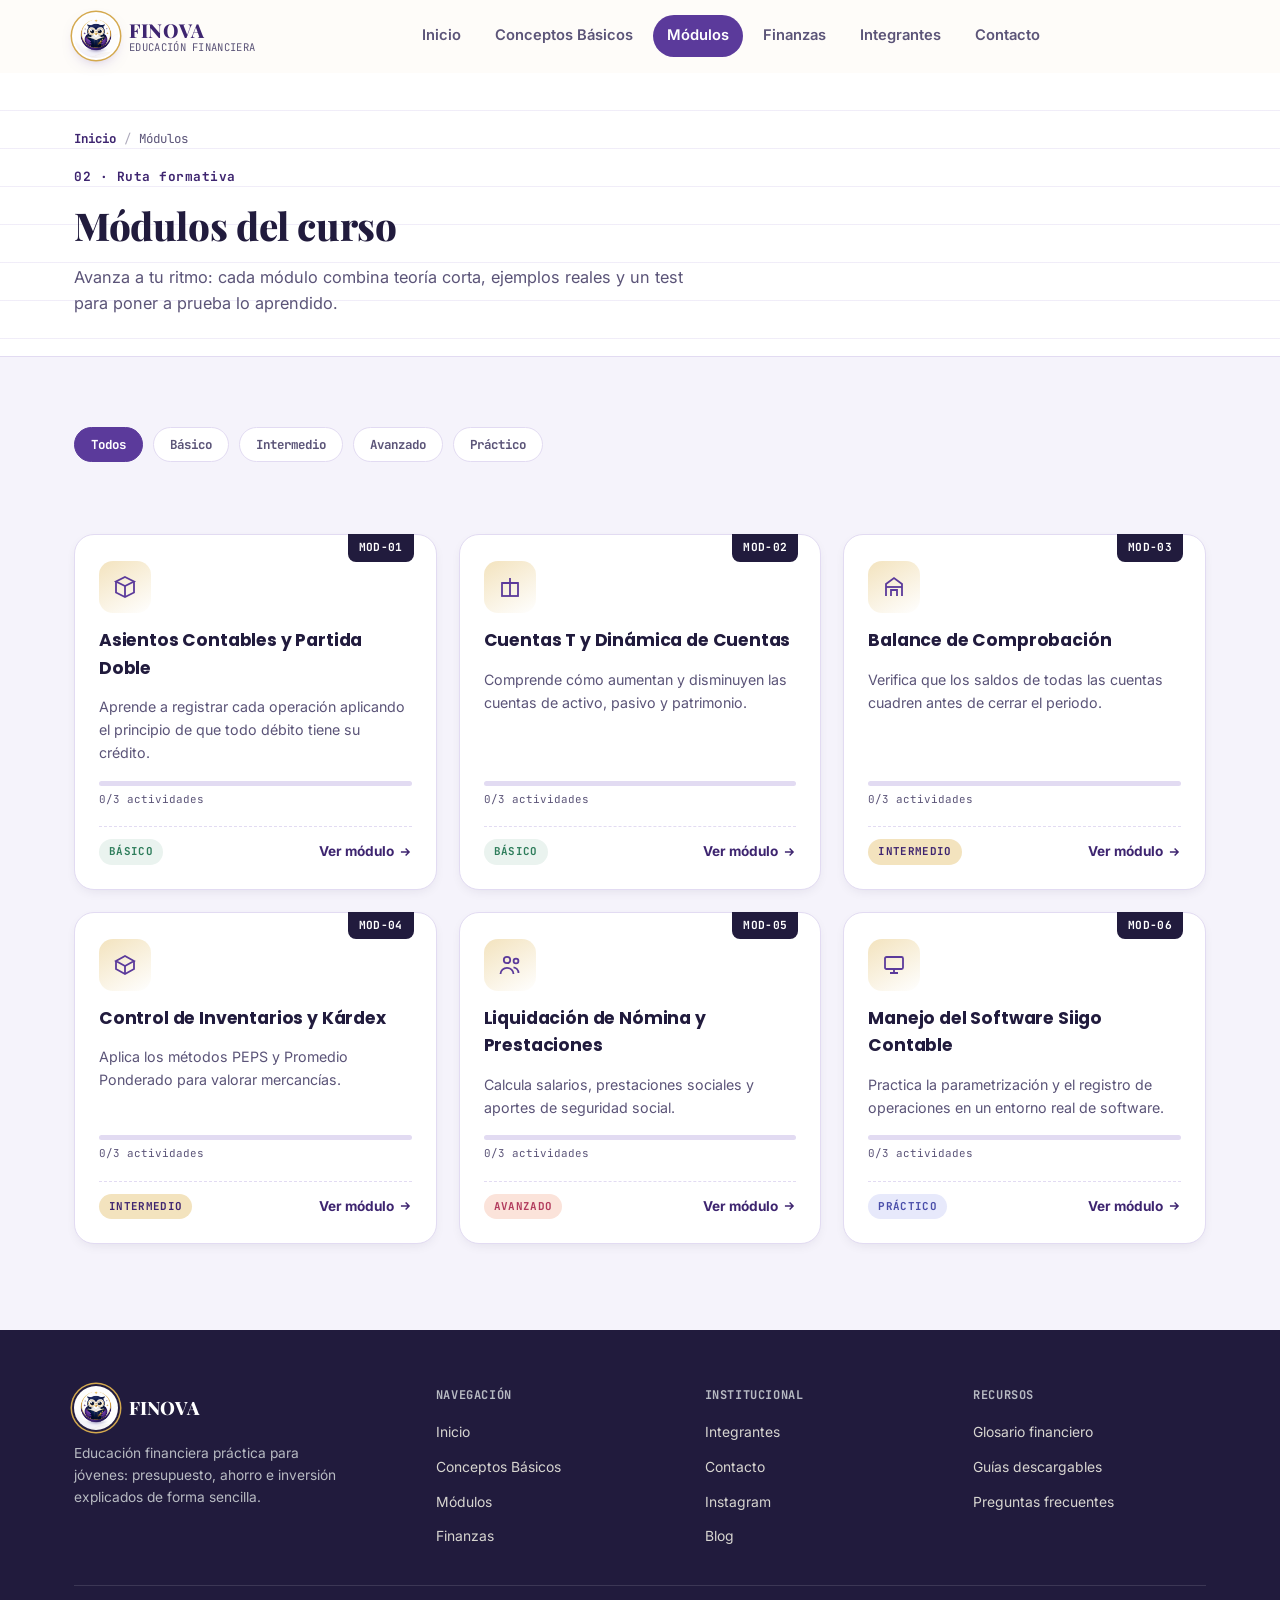
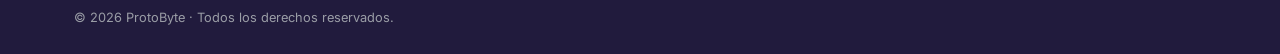
<file: modulos.html>
<!DOCTYPE html>
<html lang="es">
<head>
<meta charset="UTF-8">
<meta name="viewport" content="width=device-width, initial-scale=1.0">
<title>Módulos — FINOVA</title>
<meta name="description" content="Seis módulos formativos: asientos contables, cuentas T, balance de comprobación, kárdex, nómina y Siigo Contable.">
<link rel="icon" type="image/jpeg" href="assets/isotipo-finova.jpg">

<link rel="preconnect" href="https://fonts.googleapis.com">
<link rel="preconnect" href="https://fonts.gstatic.com" crossorigin>
<link href="https://fonts.googleapis.com/css2?family=Poppins:wght@500;600;700;800&family=Playfair+Display:wght@700;800;900&family=Inter:wght@400;500;600;700&family=JetBrains+Mono:wght@500;700&display=swap" rel="stylesheet">

<link rel="stylesheet" href="css/base.css">
<link rel="stylesheet" href="css/modulos.css">
</head>
<body>

<header id="siteHeader">
  <div class="navbar">
    <a href="index.html" class="brand" aria-label="FINOVA - Inicio">
      <img src="assets/isotipo-finova.jpg" alt="Isotipo FINOVA" class="brand-mark">
      <div class="brand-text">
        <strong>FINOVA</strong>
        <span>Educación Financiera</span>
      </div>
    </a>

    <nav class="nav-links" aria-label="Navegación principal">
      <a href="index.html">Inicio</a>
      <a href="conceptos.html">Conceptos Básicos</a>
      <a href="modulos.html" aria-current="page">Módulos</a>
      <a href="test.html">Finanzas</a>
      <a href="integrantes.html">Integrantes</a>
      <a href="contacto.html">Contacto</a>
    </nav>

    <div class="nav-actions">
      <button class="hamburger" id="hamburgerBtn" aria-label="Abrir menú" aria-expanded="false" aria-controls="mobileMenu">
        <span></span><span></span><span></span>
      </button>
    </div>
  </div>

  <nav class="mobile-menu" id="mobileMenu" aria-label="Navegación móvil">
    <a href="index.html">Inicio</a>
    <a href="conceptos.html">Conceptos Básicos</a>
    <a href="modulos.html" aria-current="page">Módulos</a>
    <a href="test.html">Finanzas</a>
    <a href="integrantes.html">Integrantes</a>
    <a href="contacto.html">Contacto</a>
  </nav>
</header>

<main>

  <section class="page-hero ledger-bg">
    <div class="container">
      <div class="breadcrumb"><a href="index.html">Inicio</a><span class="sep">/</span><span>Módulos</span></div>
      <span class="section-tag">02 · Ruta formativa</span>
      <h1 class="section-title">Módulos del curso</h1>
      <p class="section-lead">Avanza a tu ritmo: cada módulo combina teoría corta, ejemplos reales y un test para poner a prueba lo aprendido.</p>
    </div>
  </section>

  <section class="modules">
    <div class="container">
      <div class="modules-head">
        <div class="filter-bar" id="filterBar">
          <button class="filter-chip active" data-level="todos">Todos</button>
          <button class="filter-chip" data-level="basico">Básico</button>
          <button class="filter-chip" data-level="intermedio">Intermedio</button>
          <button class="filter-chip" data-level="avanzado">Avanzado</button>
          <button class="filter-chip" data-level="practico">Práctico</button>
        </div>
      </div>

      <div class="module-grid" id="moduleGrid">
        <!-- Módulo 1 -->
        <article class="module-card reveal" data-level="basico" data-module-id="asientos">
          <span class="module-tab">MOD-01</span>
          <div class="module-icon">
            <svg width="24" height="24" viewBox="0 0 24 24" fill="none" stroke="currentColor" stroke-width="1.8"><path d="M12 2l9 4.5-9 4.5-9-4.5L12 2z"/><path d="M3 6.5v11L12 22l9-4.5v-11"/><path d="M12 11v11"/></svg>
          </div>
          <h3>Asientos Contables y Partida Doble</h3>
          <p>Aprende a registrar cada operación aplicando el principio de que todo débito tiene su crédito.</p>
          <div class="module-progress" data-module-id="asientos"></div>
          <div class="module-meta">
            <span class="level-badge level-basico">Básico</span>
            <a href="modulo.html?id=asientos" class="module-link">Ver módulo <svg viewBox="0 0 24 24" fill="none" stroke="currentColor" stroke-width="2.5"><path d="M5 12h14M13 6l6 6-6 6"/></svg></a>
          </div>
        </article>

        <!-- Módulo 2 -->
        <article class="module-card reveal" data-level="basico" data-module-id="cuentas-t">
          <span class="module-tab">MOD-02</span>
          <div class="module-icon">
            <svg width="24" height="24" viewBox="0 0 24 24" fill="none" stroke="currentColor" stroke-width="1.8"><path d="M12 3v18M4 8h16"/><rect x="4" y="8" width="16" height="13"/></svg>
          </div>
          <h3>Cuentas T y Dinámica de Cuentas</h3>
          <p>Comprende cómo aumentan y disminuyen las cuentas de activo, pasivo y patrimonio.</p>
          <div class="module-progress" data-module-id="cuentas-t"></div>
          <div class="module-meta">
            <span class="level-badge level-basico">Básico</span>
            <a href="modulo.html?id=cuentas-t" class="module-link">Ver módulo <svg viewBox="0 0 24 24" fill="none" stroke="currentColor" stroke-width="2.5"><path d="M5 12h14M13 6l6 6-6 6"/></svg></a>
          </div>
        </article>

        <!-- Módulo 3 -->
        <article class="module-card reveal" data-level="intermedio" data-module-id="balance">
          <span class="module-tab">MOD-03</span>
          <div class="module-icon">
            <svg width="24" height="24" viewBox="0 0 24 24" fill="none" stroke="currentColor" stroke-width="1.8"><path d="M4 21V9l8-6 8 6v12"/><path d="M4 12h16"/><path d="M9 21v-6h6v6"/></svg>
          </div>
          <h3>Balance de Comprobación</h3>
          <p>Verifica que los saldos de todas las cuentas cuadren antes de cerrar el periodo.</p>
          <div class="module-progress" data-module-id="balance"></div>
          <div class="module-meta">
            <span class="level-badge level-intermedio">Intermedio</span>
            <a href="modulo.html?id=balance" class="module-link">Ver módulo <svg viewBox="0 0 24 24" fill="none" stroke="currentColor" stroke-width="2.5"><path d="M5 12h14M13 6l6 6-6 6"/></svg></a>
          </div>
        </article>

        <!-- Módulo 4 -->
        <article class="module-card reveal" data-level="intermedio" data-module-id="kardex">
          <span class="module-tab">MOD-04</span>
          <div class="module-icon">
            <svg width="24" height="24" viewBox="0 0 24 24" fill="none" stroke="currentColor" stroke-width="1.8"><path d="M21 8l-9-5-9 5 9 5 9-5z"/><path d="M3 8v8l9 5 9-5V8"/><path d="M12 13v8"/></svg>
          </div>
          <h3>Control de Inventarios y Kárdex</h3>
          <p>Aplica los métodos PEPS y Promedio Ponderado para valorar mercancías.</p>
          <div class="module-progress" data-module-id="kardex"></div>
          <div class="module-meta">
            <span class="level-badge level-intermedio">Intermedio</span>
            <a href="modulo.html?id=kardex" class="module-link">Ver módulo <svg viewBox="0 0 24 24" fill="none" stroke="currentColor" stroke-width="2.5"><path d="M5 12h14M13 6l6 6-6 6"/></svg></a>
          </div>
        </article>

        <!-- Módulo 5 -->
        <article class="module-card reveal" data-level="avanzado" data-module-id="nomina">
          <span class="module-tab">MOD-05</span>
          <div class="module-icon">
            <svg width="24" height="24" viewBox="0 0 24 24" fill="none" stroke="currentColor" stroke-width="1.8"><circle cx="9" cy="7" r="3.2"/><path d="M2.5 21c0-3.5 3-6.2 6.5-6.2s6.5 2.7 6.5 6.2"/><circle cx="18" cy="8" r="2.4"/><path d="M15.5 14.3c2.7.3 4.9 2.7 5 5.7"/></svg>
          </div>
          <h3>Liquidación de Nómina y Prestaciones</h3>
          <p>Calcula salarios, prestaciones sociales y aportes de seguridad social.</p>
          <div class="module-progress" data-module-id="nomina"></div>
          <div class="module-meta">
            <span class="level-badge level-avanzado">Avanzado</span>
            <a href="modulo.html?id=nomina" class="module-link">Ver módulo <svg viewBox="0 0 24 24" fill="none" stroke="currentColor" stroke-width="2.5"><path d="M5 12h14M13 6l6 6-6 6"/></svg></a>
          </div>
        </article>

        <!-- Módulo 6 -->
        <article class="module-card reveal" data-level="practico" data-module-id="siigo">
          <span class="module-tab">MOD-06</span>
          <div class="module-icon">
            <svg width="24" height="24" viewBox="0 0 24 24" fill="none" stroke="currentColor" stroke-width="1.8"><rect x="3" y="4" width="18" height="12" rx="1.5"/><path d="M8 20h8M12 16v4"/></svg>
          </div>
          <h3>Manejo del Software Siigo Contable</h3>
          <p>Practica la parametrización y el registro de operaciones en un entorno real de software.</p>
          <div class="module-progress" data-module-id="siigo"></div>
          <div class="module-meta">
            <span class="level-badge level-practico">Práctico</span>
            <a href="modulo.html?id=siigo" class="module-link">Ver módulo <svg viewBox="0 0 24 24" fill="none" stroke="currentColor" stroke-width="2.5"><path d="M5 12h14M13 6l6 6-6 6"/></svg></a>
          </div>
        </article>
      </div>
    </div>
  </section>

</main>

<footer>
  <div class="container">
    <div class="footer-grid">
      <div class="footer">
        <div class="footer-brand">
          <img src="assets/isotipo-finova.jpg" alt="Isotipo FINOVA" class="brand-mark">
          <strong>FINOVA</strong>
        </div>
        <p class="desc">Educación financiera práctica para jóvenes: presupuesto, ahorro e inversión explicados de forma sencilla.</p>
      </div>
      <div class="footer">
        <h5>Navegación</h5>
        <ul>
          <li><a href="index.html">Inicio</a></li>
          <li><a href="conceptos.html">Conceptos Básicos</a></li>
          <li><a href="modulos.html">Módulos</a></li>
          <li><a href="test.html">Finanzas</a></li>
        </ul>
      </div>
      <div class="footer">
        <h5>Institucional</h5>
        <ul>
          <li><a href="integrantes.html">Integrantes</a></li>
          <li><a href="contacto.html">Contacto</a></li>
          <li><a href="https://instagram.com/FINOVA_Oficial" target="_blank" rel="noopener">Instagram</a></li>
          <li><a href="#">Blog</a></li>
        </ul>
      </div>
      <div class="footer">
        <h5>Recursos</h5>
        <ul>
          <li><a href="conceptos.html">Glosario financiero</a></li>
          <li><a href="modulos.html">Guías descargables</a></li>
          <li><a href="contacto.html">Preguntas frecuentes</a></li>
        </ul>
      </div>
    </div>
    <div class="footer-bottom">
      <span>© 2026 ProtoByte · Todos los derechos reservados.</span>
    </div>
  </div>
</footer>

<script src="js/module-data.js"></script>
<script src="js/progress.js"></script>
<script src="js/main.js" defer></script>
<script src="js/modulos.js" defer></script>
<script src="js/cards-progress.js" defer></script>
</body>
</html>
</file>
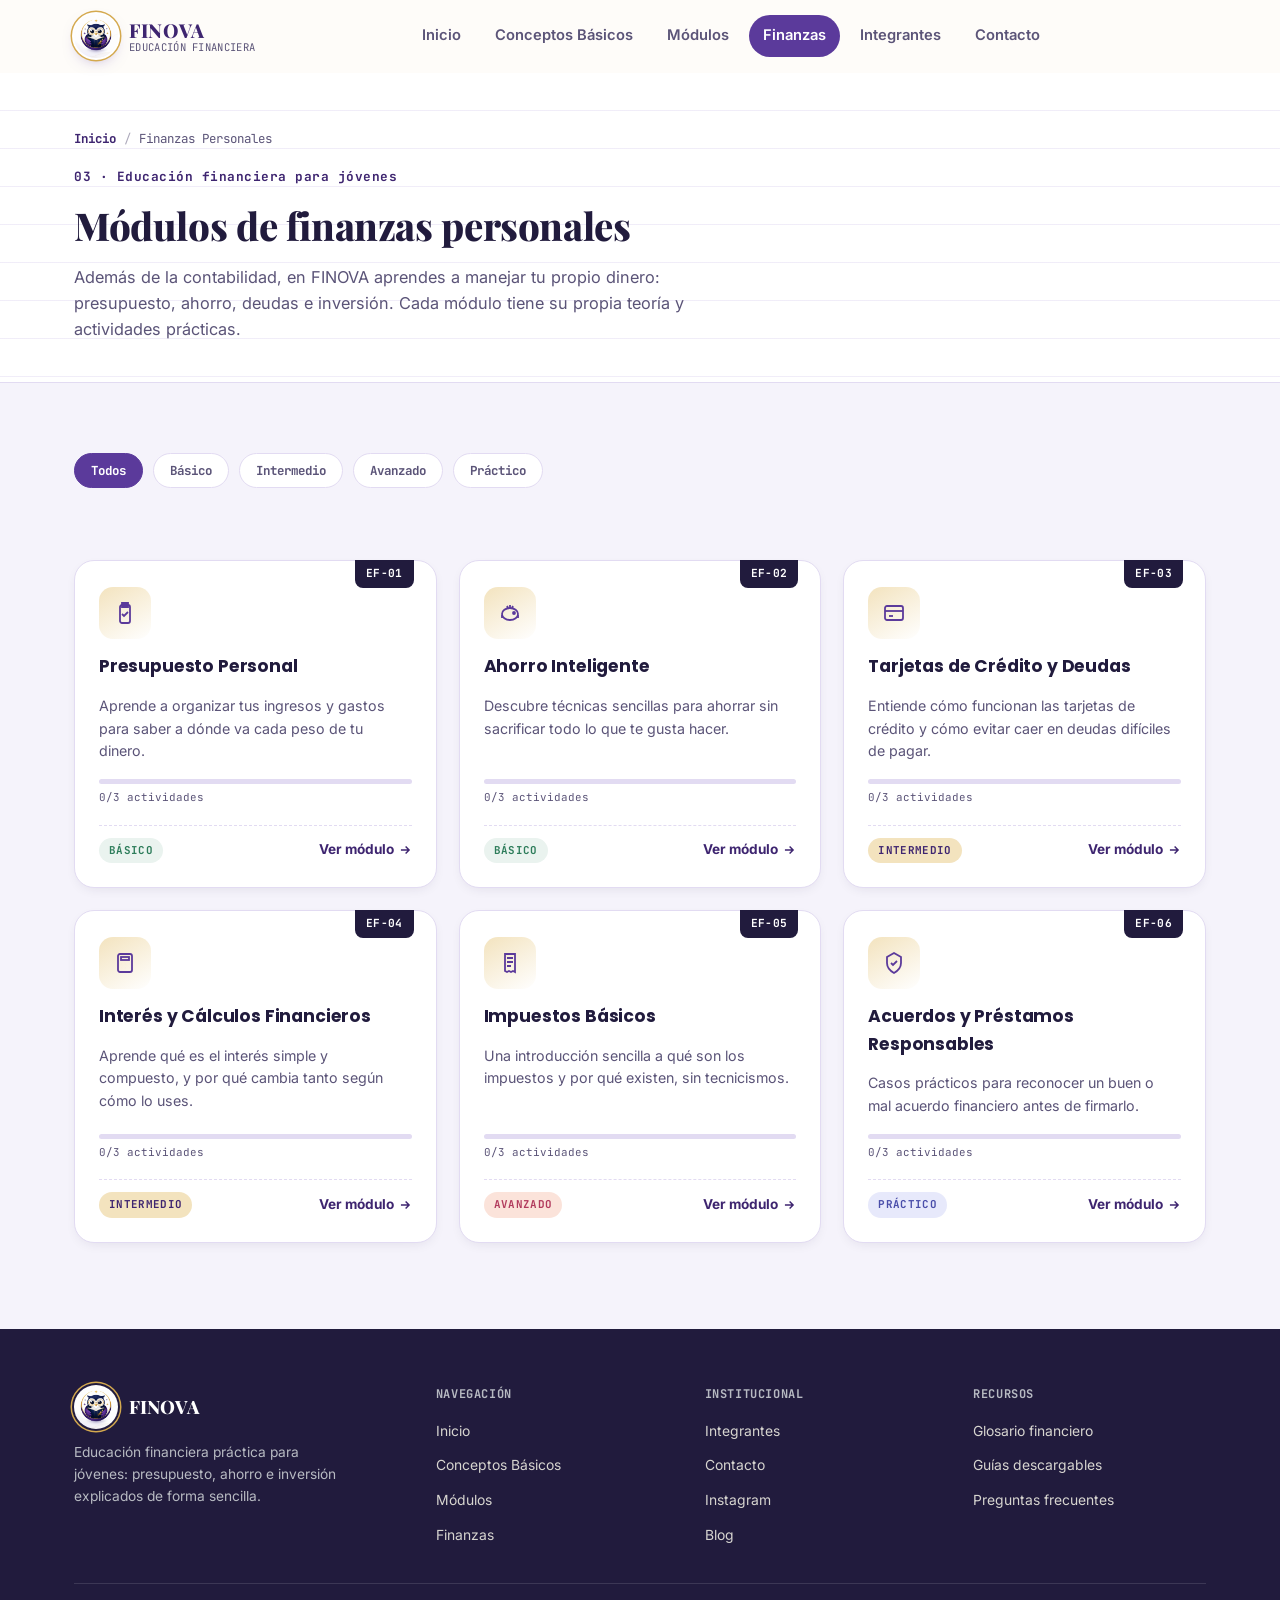
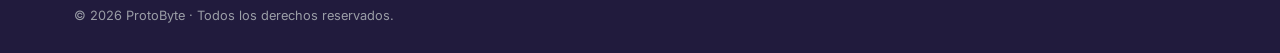
<file: test.html>
<!DOCTYPE html>
<html lang="es">
<head>
<meta charset="UTF-8">
<meta name="viewport" content="width=device-width, initial-scale=1.0">
<title>Finanzas Personales — FINOVA</title>
<meta name="description" content="Módulos de educación financiera para jóvenes: teoría corta y actividades prácticas con progreso guardado en tu navegador.">
<link rel="icon" type="image/jpeg" href="assets/isotipo-finova.jpg">

<link rel="preconnect" href="https://fonts.googleapis.com">
<link rel="preconnect" href="https://fonts.gstatic.com" crossorigin>
<link href="https://fonts.googleapis.com/css2?family=Poppins:wght@500;600;700;800&family=Playfair+Display:wght@700;800;900&family=Inter:wght@400;500;600;700&family=JetBrains+Mono:wght@500;700&display=swap" rel="stylesheet">

<link rel="stylesheet" href="css/base.css">
<link rel="stylesheet" href="css/modulos.css">
<link rel="stylesheet" href="css/test.css">
</head>
<body>

<header id="siteHeader">
  <div class="navbar">
    <a href="index.html" class="brand" aria-label="FINOVA - Inicio">
      <img src="assets/isotipo-finova.jpg" alt="Isotipo FINOVA" class="brand-mark">
      <div class="brand-text">
        <strong>FINOVA</strong>
        <span>Educación Financiera</span>
      </div>
    </a>

    <nav class="nav-links" aria-label="Navegación principal">
      <a href="index.html">Inicio</a>
      <a href="conceptos.html">Conceptos Básicos</a>
      <a href="modulos.html">Módulos</a>
      <a href="test.html" aria-current="page">Finanzas</a>
      <a href="integrantes.html">Integrantes</a>
      <a href="contacto.html">Contacto</a>
    </nav>

    <div class="nav-actions">
      <button class="hamburger" id="hamburgerBtn" aria-label="Abrir menú" aria-expanded="false" aria-controls="mobileMenu">
        <span></span><span></span><span></span>
      </button>
    </div>
  </div>

  <nav class="mobile-menu" id="mobileMenu" aria-label="Navegación móvil">
    <a href="index.html">Inicio</a>
    <a href="conceptos.html">Conceptos Básicos</a>
    <a href="modulos.html">Módulos</a>
    <a href="test.html" aria-current="page">Finanzas</a>
    <a href="integrantes.html">Integrantes</a>
    <a href="contacto.html">Contacto</a>
  </nav>
</header>

<main>

  <section class="page-hero ledger-bg">
    <div class="container">
      <div class="breadcrumb"><a href="index.html">Inicio</a><span class="sep">/</span><span>Finanzas Personales</span></div>
      <span class="section-tag">03 · Educación financiera para jóvenes</span>
      <h1 class="section-title">Módulos de finanzas personales</h1>
      <p class="section-lead">Además de la contabilidad, en FINOVA aprendes a manejar tu propio dinero: presupuesto, ahorro, deudas e inversión. Cada módulo tiene su propia teoría y actividades prácticas.</p>
    </div>
  </section>

  <section class="modules">
    <div class="container">
      <div class="modules-head">
        <div class="filter-bar" id="filterBar">
          <button class="filter-chip active" data-level="todos">Todos</button>
          <button class="filter-chip" data-level="basico">Básico</button>
          <button class="filter-chip" data-level="intermedio">Intermedio</button>
          <button class="filter-chip" data-level="avanzado">Avanzado</button>
          <button class="filter-chip" data-level="practico">Práctico</button>
        </div>
      </div>

      <div class="module-grid" id="moduleGrid">
        <!-- Módulo 1 -->
        <article class="module-card reveal" data-level="basico" data-module-id="presupuesto">
          <span class="module-tab">EF-01</span>
          <div class="module-icon">
            <svg width="24" height="24" viewBox="0 0 24 24" fill="none" stroke="currentColor" stroke-width="1.8"><path d="M9 4h6a2 2 0 0 1 2 2v14a2 2 0 0 1-2 2H9a2 2 0 0 1-2-2V6a2 2 0 0 1 2-2z"/><path d="M9 2h6v4H9z"/><path d="M9 13l2 2 4-4"/></svg>
          </div>
          <h3>Presupuesto Personal</h3>
          <p>Aprende a organizar tus ingresos y gastos para saber a dónde va cada peso de tu dinero.</p>
          <div class="module-progress" data-module-id="presupuesto"></div>
          <div class="module-meta">
            <span class="level-badge level-basico">Básico</span>
            <a href="modulo.html?id=presupuesto" class="module-link">Ver módulo <svg viewBox="0 0 24 24" fill="none" stroke="currentColor" stroke-width="2.5"><path d="M5 12h14M13 6l6 6-6 6"/></svg></a>
          </div>
        </article>

        <!-- Módulo 2 -->
        <article class="module-card reveal" data-level="basico" data-module-id="ahorro">
          <span class="module-tab">EF-02</span>
          <div class="module-icon">
            <svg width="24" height="24" viewBox="0 0 24 24" fill="none" stroke="currentColor" stroke-width="1.8"><ellipse cx="12" cy="13" rx="8" ry="6"/><path d="M12 7V4M9 5l1 2M15 5l-1 2"/><circle cx="16" cy="12" r="1"/><path d="M4 14v3M20 14v3"/></svg>
          </div>
          <h3>Ahorro Inteligente</h3>
          <p>Descubre técnicas sencillas para ahorrar sin sacrificar todo lo que te gusta hacer.</p>
          <div class="module-progress" data-module-id="ahorro"></div>
          <div class="module-meta">
            <span class="level-badge level-basico">Básico</span>
            <a href="modulo.html?id=ahorro" class="module-link">Ver módulo <svg viewBox="0 0 24 24" fill="none" stroke="currentColor" stroke-width="2.5"><path d="M5 12h14M13 6l6 6-6 6"/></svg></a>
          </div>
        </article>

        <!-- Módulo 3 -->
        <article class="module-card reveal" data-level="intermedio" data-module-id="tarjetas">
          <span class="module-tab">EF-03</span>
          <div class="module-icon">
            <svg width="24" height="24" viewBox="0 0 24 24" fill="none" stroke="currentColor" stroke-width="1.8"><rect x="3" y="5" width="18" height="14" rx="2"/><path d="M3 10h18"/><path d="M7 15h4"/></svg>
          </div>
          <h3>Tarjetas de Crédito y Deudas</h3>
          <p>Entiende cómo funcionan las tarjetas de crédito y cómo evitar caer en deudas difíciles de pagar.</p>
          <div class="module-progress" data-module-id="tarjetas"></div>
          <div class="module-meta">
            <span class="level-badge level-intermedio">Intermedio</span>
            <a href="modulo.html?id=tarjetas" class="module-link">Ver módulo <svg viewBox="0 0 24 24" fill="none" stroke="currentColor" stroke-width="2.5"><path d="M5 12h14M13 6l6 6-6 6"/></svg></a>
          </div>
        </article>

        <!-- Módulo 4 -->
        <article class="module-card reveal" data-level="intermedio" data-module-id="interes">
          <span class="module-tab">EF-04</span>
          <div class="module-icon">
            <svg width="24" height="24" viewBox="0 0 24 24" fill="none" stroke="currentColor" stroke-width="1.8"><rect x="5" y="3" width="14" height="18" rx="2"/><rect x="8" y="6" width="8" height="3"/><path d="M8 13h.01M12 13h.01M16 13h.01M8 17h.01M12 17h.01M16 17h.01"/></svg>
          </div>
          <h3>Interés y Cálculos Financieros</h3>
          <p>Aprende qué es el interés simple y compuesto, y por qué cambia tanto según cómo lo uses.</p>
          <div class="module-progress" data-module-id="interes"></div>
          <div class="module-meta">
            <span class="level-badge level-intermedio">Intermedio</span>
            <a href="modulo.html?id=interes" class="module-link">Ver módulo <svg viewBox="0 0 24 24" fill="none" stroke="currentColor" stroke-width="2.5"><path d="M5 12h14M13 6l6 6-6 6"/></svg></a>
          </div>
        </article>

        <!-- Módulo 5 -->
        <article class="module-card reveal" data-level="avanzado" data-module-id="impuestos">
          <span class="module-tab">EF-05</span>
          <div class="module-icon">
            <svg width="24" height="24" viewBox="0 0 24 24" fill="none" stroke="currentColor" stroke-width="1.8"><path d="M7 3h10v18l-2-1-2 1-2-1-2 1-2-1V3z"/><path d="M9 7h6M9 11h6M9 15h4"/></svg>
          </div>
          <h3>Impuestos Básicos</h3>
          <p>Una introducción sencilla a qué son los impuestos y por qué existen, sin tecnicismos.</p>
          <div class="module-progress" data-module-id="impuestos"></div>
          <div class="module-meta">
            <span class="level-badge level-avanzado">Avanzado</span>
            <a href="modulo.html?id=impuestos" class="module-link">Ver módulo <svg viewBox="0 0 24 24" fill="none" stroke="currentColor" stroke-width="2.5"><path d="M5 12h14M13 6l6 6-6 6"/></svg></a>
          </div>
        </article>

        <!-- Módulo 6 -->
        <article class="module-card reveal" data-level="practico" data-module-id="prestamos">
          <span class="module-tab">EF-06</span>
          <div class="module-icon">
            <svg width="24" height="24" viewBox="0 0 24 24" fill="none" stroke="currentColor" stroke-width="1.8"><path d="M12 2l7 4v6c0 5-3.5 8-7 10-3.5-2-7-5-7-10V6l7-4z"/><path d="M9 12l2 2 4-4"/></svg>
          </div>
          <h3>Acuerdos y Préstamos Responsables</h3>
          <p>Casos prácticos para reconocer un buen o mal acuerdo financiero antes de firmarlo.</p>
          <div class="module-progress" data-module-id="prestamos"></div>
          <div class="module-meta">
            <span class="level-badge level-practico">Práctico</span>
            <a href="modulo.html?id=prestamos" class="module-link">Ver módulo <svg viewBox="0 0 24 24" fill="none" stroke="currentColor" stroke-width="2.5"><path d="M5 12h14M13 6l6 6-6 6"/></svg></a>
          </div>
        </article>
      </div>
    </div>
  </section>

</main>

<footer>
  <div class="container">
    <div class="footer-grid">
      <div class="footer">
        <div class="footer-brand">
          <img src="assets/isotipo-finova.jpg" alt="Isotipo FINOVA" class="brand-mark">
          <strong>FINOVA</strong>
        </div>
        <p class="desc">Educación financiera práctica para jóvenes: presupuesto, ahorro e inversión explicados de forma sencilla.</p>
      </div>
      <div class="footer">
        <h5>Navegación</h5>
        <ul>
          <li><a href="index.html">Inicio</a></li>
          <li><a href="conceptos.html">Conceptos Básicos</a></li>
          <li><a href="modulos.html">Módulos</a></li>
          <li><a href="test.html">Finanzas</a></li>
        </ul>
      </div>
      <div class="footer">
        <h5>Institucional</h5>
        <ul>
          <li><a href="integrantes.html">Integrantes</a></li>
          <li><a href="contacto.html">Contacto</a></li>
          <li><a href="https://instagram.com/FINOVA_Oficial" target="_blank" rel="noopener">Instagram</a></li>
          <li><a href="#">Blog</a></li>
        </ul>
      </div>
      <div class="footer">
        <h5>Recursos</h5>
        <ul>
          <li><a href="conceptos.html">Glosario financiero</a></li>
          <li><a href="modulos.html">Guías descargables</a></li>
          <li><a href="contacto.html">Preguntas frecuentes</a></li>
        </ul>
      </div>
    </div>
    <div class="footer-bottom">
      <span>© 2026 ProtoByte · Todos los derechos reservados.</span>
    </div>
  </div>
</footer>

<script src="js/module-data.js"></script>
<script src="js/progress.js"></script>
<script src="js/main.js" defer></script>
<script src="js/modulos.js" defer></script>
<script src="js/cards-progress.js" defer></script>
</body>
</html>
</file>
<file: css/base.css>
/* ============================================================
   BASE.CSS
   Hoja de estilos compartida por TODAS las páginas del sitio.
   Contiene: tokens de diseño, reset, tipografía global, layout
   utilitario (container, secciones), botones, header/nav, footer
   y utilidades (ledger-bg, reveal, focus, reduced-motion).

   Páginas que la usan: index.html, conceptos.html, modulos.html,
   test.html, integrantes.html, contacto.html
   ============================================================ */

/* ------------------------------------------------------------
   1. TOKENS DE DISEÑO
   ------------------------------------------------------------ */
:root{
  /* Paleta de marca FINOVA, extraída del logo/isotipo oficial.
     Se conservan los NOMBRES de variable originales del mockup
     (--terracota, --ambar, etc.) para no tener que tocar cada
     archivo CSS: solo cambia el valor que hay detrás de cada token. */
  --cream:      #F5F3FB;   /* fondo general (lavanda muy claro) */
  --paper:      #FFFFFF;   /* fondo de tarjetas */
  --line:       #E2DBF2;   /* líneas y bordes suaves, tono lavanda */
  --dark:       #211B3D;   /* texto principal / fondo footer (índigo oscuro) */
  --dark-soft:  #5B5478;   /* texto secundario (violeta grisáceo) */
  --terracota:  #5B3A9B;   /* color primario -> morado FINOVA */
  --terracota-d:#3E2570;   /* primario hover / oscuro -> morado profundo */
  --ambar:      #D4A94E;   /* color secundario -> dorado FINOVA */
  --ambar-soft: #F3E3BE;   /* dorado suave para fondos e íconos */
  --verde:      #2E7D5B;   /* estado "correcto / positivo" */
  --rojo-margen:#B23B5D;   /* estado "incorrecto" (rosa-vino, dentro de la paleta) */

  --radius-lg: 20px;
  --radius-md: 14px;
  --radius-sm: 8px;

  --shadow-card: 0 10px 30px -12px rgba(33,27,61,0.22);
  --shadow-soft: 0 4px 14px -6px rgba(33,27,61,0.14);

  --font-display:'Poppins', sans-serif;
  --font-brand:'Playfair Display', serif; /* tipografía elegante a tono con el logo FINOVA */
  --font-body:'Inter', sans-serif;
  --font-mono:'JetBrains Mono', monospace;

  --header-h: 72px; /* alto aproximado del header, usado para scroll-margin */
}

/* ------------------------------------------------------------
   2. RESET Y BASE TIPOGRÁFICA
   ------------------------------------------------------------ */
*{ box-sizing:border-box; margin:0; padding:0; }
html{ scroll-behavior:smooth; }
body{
  font-family:var(--font-body);
  background:var(--cream);
  color:var(--dark);
  line-height:1.6;
  overflow-x:hidden;
}
img,svg{ display:block; max-width:100%; }
a{ color:inherit; text-decoration:none; }
ul{ list-style:none; }
button{ font-family:inherit; cursor:pointer; border:none; background:none; }
h1,h2,h3,h4{
  font-family:var(--font-display);
  font-weight:700;
  letter-spacing:-0.01em;
  color:var(--dark);
}
h1, .section-title{ font-family:var(--font-brand); font-weight:800; }
.mono{ font-family:var(--font-mono); }

:focus-visible{ outline:3px solid var(--terracota); outline-offset:3px; border-radius:4px; }

/* Secciones ancladas (por si en el futuro se usan anclas dentro de una página) */
section[id]{ scroll-margin-top: calc(var(--header-h) + 12px); }

/* ------------------------------------------------------------
   3. LAYOUT UTILITARIO
   ------------------------------------------------------------ */
.container{
  width:100%;
  max-width:1180px;
  margin:0 auto;
  padding:0 24px;
}

.eyebrow{
  display:inline-flex;
  align-items:center;
  gap:8px;
  font-family:var(--font-mono);
  font-size:0.75rem;
  letter-spacing:0.08em;
  text-transform:uppercase;
  color:var(--terracota-d);
  background:var(--ambar-soft);
  padding:6px 14px;
  border-radius:999px;
  font-weight:700;
}

.section-tag{
  font-family:var(--font-mono);
  font-size:0.8rem;
  color:var(--terracota-d);
  font-weight:700;
  letter-spacing:0.04em;
}

.section-title{
  font-size:clamp(1.7rem, 3.2vw, 2.4rem);
  margin:6px 0 14px;
}

.section-lead{
  color:var(--dark-soft);
  max-width:640px;
  font-size:1.02rem;
}

.page-hero{
  padding:56px 0 40px;
  border-bottom:1px solid var(--line);
  background:var(--paper);
}
.page-hero .section-title{ margin-bottom:8px; }
.breadcrumb{
  display:flex;
  align-items:center;
  gap:8px;
  font-family:var(--font-mono);
  font-size:0.78rem;
  color:var(--dark-soft);
  margin-bottom:14px;
}
.breadcrumb a{ color:var(--terracota-d); font-weight:700; }
.breadcrumb .sep{ opacity:0.5; }

/* Textura de "papel de libro mayor": renglones horizontales sutiles */
.ledger-bg{
  background-image:
    repeating-linear-gradient(
      to bottom,
      transparent,
      transparent 37px,
      var(--line) 38px
    );
}

/* ------------------------------------------------------------
   4. BOTONES
   ------------------------------------------------------------ */
.btn{
  display:inline-flex;
  align-items:center;
  justify-content:center;
  gap:8px;
  padding:13px 26px;
  border-radius:999px;
  font-weight:600;
  font-size:0.95rem;
  transition:transform .18s ease, box-shadow .18s ease, background .18s ease;
  white-space:nowrap;
}
.btn-primary{
  background:var(--terracota);
  color:#fff;
  box-shadow:0 8px 20px -6px rgba(193,98,45,0.55);
}
.btn-primary:hover{ background:var(--terracota-d); transform:translateY(-2px); }
.btn-outline{
  background:transparent;
  color:var(--dark);
  border:1.5px solid var(--line);
}
.btn-outline:hover{ border-color:var(--terracota); color:var(--terracota-d); transform:translateY(-2px); }
.btn-ghost{ color:var(--terracota-d); padding:13px 10px; font-weight:700; }
.btn-block{ width:100%; }

/* ------------------------------------------------------------
   5. HEADER / NAVBAR (idéntico en las 6 páginas)
   ------------------------------------------------------------ */
header{
  position:sticky;
  top:0;
  z-index:100;
  background:rgba(255,253,249,0.9);
  backdrop-filter:blur(10px);
  border-bottom:1px solid transparent;
  transition:box-shadow .25s ease, border-color .25s ease;
}
header.scrolled{
  box-shadow:0 6px 24px -12px rgba(45,55,72,0.25);
  border-bottom-color:var(--line);
}
.navbar{
  display:flex;
  align-items:center;
  justify-content:space-between;
  padding:14px 24px;
  max-width:1180px;
  margin:0 auto;
}
.brand{ display:flex; align-items:center; gap:11px; }
.brand-mark{
  width:44px; height:44px;
  border-radius:50%;
  object-fit:cover;
  flex-shrink:0;
  background:#fff;
  box-shadow:0 0 0 2px #fff, 0 0 0 3.5px var(--ambar), 0 6px 16px -6px rgba(91,58,155,0.55);
}
.brand-text{ display:flex; flex-direction:column; line-height:1.15; }
.brand-text strong{ font-family:var(--font-brand); font-size:1.2rem; font-weight:800; letter-spacing:0.01em; color:var(--terracota-d); }
.brand-text span{ font-size:0.66rem; color:var(--dark-soft); font-family:var(--font-mono); letter-spacing:0.03em; text-transform:uppercase; }

.nav-links{ display:flex; align-items:center; gap:6px; }
.nav-links a{
  padding:9px 14px;
  border-radius:999px;
  font-weight:600;
  font-size:0.92rem;
  color:var(--dark-soft);
  transition:background .2s, color .2s;
}
.nav-links a:hover{ background:var(--ambar-soft); color:var(--terracota-d); }
.nav-links a[aria-current="page"]{
  background:var(--terracota);
  color:#fff;
}
.nav-links a[aria-current="page"]:hover{ background:var(--terracota-d); }

.nav-actions{ display:flex; align-items:center; gap:10px; }

.hamburger{
  display:none;
  flex-direction:column;
  gap:5px;
  padding:10px;
  border-radius:8px;
}
.hamburger span{
  width:24px; height:2.5px;
  background:var(--dark);
  border-radius:2px;
  transition:transform .25s ease, opacity .25s ease;
}
.hamburger.active span:nth-child(1){ transform:translateY(7.5px) rotate(45deg); }
.hamburger.active span:nth-child(2){ opacity:0; }
.hamburger.active span:nth-child(3){ transform:translateY(-7.5px) rotate(-45deg); }

.mobile-menu{
  display:none;
  flex-direction:column;
  gap:2px;
  max-height:0;
  overflow:hidden;
  transition:max-height .32s ease;
  background:var(--paper);
  border-bottom:1px solid var(--line);
}
.mobile-menu.open{ max-height:460px; }
.mobile-menu a{
  padding:15px 24px;
  font-weight:600;
  border-top:1px solid var(--line);
  color:var(--dark);
}
.mobile-menu a:active{ background:var(--ambar-soft); }
.mobile-menu a[aria-current="page"]{ color:var(--terracota-d); background:var(--ambar-soft); }

@media (max-width: 860px){
  .nav-links{ display:none; }
  .nav-actions .btn-outline{ display:none; }
  .hamburger{ display:flex; }
  .mobile-menu{ display:flex; }
}

/* ------------------------------------------------------------
   6. FOOTER (idéntico en las 6 páginas)
   ------------------------------------------------------------ */
footer{ background:var(--dark); color:#E7E4DF; padding:56px 0 26px; }
.footer-grid{
  display:grid;
  grid-template-columns:1.4fr 1fr 1fr 1fr;
  gap:36px;
  margin-bottom:36px;
}
.footer-brand{ display:flex; gap:11px; align-items:center; margin-bottom:12px; }
.footer-brand strong{ font-family:var(--font-brand); font-size:1.15rem; font-weight:800; color:#fff; }
.footer-brand .brand-mark{ box-shadow:0 0 0 2px var(--dark), 0 0 0 3.5px var(--ambar); }
.footer p.desc{ font-size:0.86rem; color:#B7BAC2; max-width:280px; }
.footer h5{ font-family:var(--font-mono); font-size:0.75rem; text-transform:uppercase; letter-spacing:0.05em; color:#B7BAC2; margin-bottom:14px; }
.footer ul{ display:flex; flex-direction:column; gap:9px; }
.footer ul a{ font-size:0.87rem; color:#D7D5D0; transition:color .18s; }
.footer ul a:hover{ color:var(--ambar); }
.footer-bottom{
  border-top:1px solid rgba(255,255,255,0.12);
  padding-top:22px;
  display:flex;
  justify-content:space-between;
  flex-wrap:wrap;
  gap:10px;
  font-size:0.8rem;
  color:#9A9DA6;
}

@media (max-width:860px){ .footer-grid{ grid-template-columns:1fr 1fr; } }
@media (max-width:560px){ .footer-grid{ grid-template-columns:1fr; } }

/* ------------------------------------------------------------
   7. UTILIDADES (reveal on scroll / accesibilidad de movimiento)
   ------------------------------------------------------------ */
.reveal{ opacity:0; transform:translateY(18px); transition:opacity .6s ease, transform .6s ease; }
.reveal.in{ opacity:1; transform:translateY(0); }

@media (prefers-reduced-motion: reduce){
  *{ animation:none !important; transition:none !important; }
  html{ scroll-behavior:auto; }
}
</file>
<file: css/home.css>
/* ============================================================
   HOME.CSS — usada únicamente por index.html
   Hero principal con la tarjeta de "presupuesto personal".
   ============================================================ */

.hero{ position:relative; padding:64px 0 90px; overflow:hidden; }
.hero-grid{
  display:grid;
  grid-template-columns:1.05fr 0.95fr;
  gap:48px;
  align-items:center;
}
.hero h1{
  font-size:clamp(2.1rem, 4.4vw, 3.35rem);
  line-height:1.08;
  margin:16px 0 18px;
}
.hero h1 em{ font-style:normal; color:var(--terracota); }
.hero-lead{ font-size:1.08rem; color:var(--dark-soft); max-width:520px; margin-bottom:30px; }
.hero-ctas{ display:flex; gap:14px; flex-wrap:wrap; margin-bottom:34px; }
.hero-stats{ display:flex; gap:28px; flex-wrap:wrap; }
.hero-stat strong{ display:block; font-family:var(--font-mono); font-size:1.4rem; color:var(--terracota-d); }
.hero-stat span{ font-size:0.8rem; color:var(--dark-soft); }

/* Panel visual: "presupuesto personal" tipo tarjeta de libro mayor */
.hero-visual{ position:relative; }
.ledger-card{
  background:var(--paper);
  border:1px solid var(--line);
  border-radius:var(--radius-lg);
  box-shadow:var(--shadow-card);
  overflow:hidden;
  transform:rotate(-1.2deg);
}
.ledger-card-head{
  display:flex; justify-content:space-between; align-items:center;
  padding:16px 22px;
  background:linear-gradient(120deg, var(--terracota), #7C56C4);
  color:#fff;
}
.ledger-card-head .tag{
  font-family:var(--font-mono); font-size:0.72rem;
  background:rgba(255,255,255,0.22); padding:4px 10px; border-radius:999px;
}
.ledger-card-body{ padding:22px 22px 26px; }
.ledger-row{
  display:grid; grid-template-columns:1.6fr 0.7fr 0.7fr; gap:8px;
  padding:11px 0; border-bottom:1px dashed var(--line); font-size:0.9rem;
}
.ledger-row.head{
  font-family:var(--font-mono); font-size:0.68rem; text-transform:uppercase;
  letter-spacing:0.05em; color:var(--dark-soft);
  border-bottom:1.5px solid var(--dark); padding-bottom:8px;
}
.ledger-row .num{ font-family:var(--font-mono); text-align:right; }
.ledger-row.total{ border-bottom:none; font-weight:700; padding-top:14px; }
.ledger-row.total .num{ color:var(--verde); }
.balance-pill{
  margin-top:16px; display:flex; align-items:center; gap:8px;
  background:#EAF3EF; color:var(--verde);
  font-family:var(--font-mono); font-size:0.78rem; font-weight:700;
  padding:9px 14px; border-radius:999px; width:fit-content;
}
.floating-badge{
  position:absolute; bottom:-22px; right:18px;
  background:#fff; border:1px solid var(--line); border-radius:var(--radius-md);
  box-shadow:var(--shadow-soft); padding:12px 16px;
  display:flex; align-items:center; gap:10px;
  animation:float 4s ease-in-out infinite;
}
.floating-badge .dot{ width:10px; height:10px; border-radius:50%; background:var(--ambar); }
.floating-badge strong{ display:block; font-size:0.82rem; }
.floating-badge span{ font-size:0.7rem; color:var(--dark-soft); }
@keyframes float{ 0%,100%{transform:translateY(0);} 50%{transform:translateY(-9px);} }

@media (max-width: 900px){
  .hero-grid{ grid-template-columns:1fr; }
  .hero-visual{ order:-1; max-width:420px; margin:0 auto 12px; }
}

/* Franja "explora el sitio" al final del home */
.explore{ padding:70px 0 86px; }
.explore-grid{
  display:grid;
  grid-template-columns:repeat(4, 1fr);
  gap:18px;
  margin-top:30px;
}
.explore-card{
  background:var(--paper);
  border:1px solid var(--line);
  border-radius:var(--radius-lg);
  padding:24px 20px;
  transition:transform .2s ease, box-shadow .2s ease;
}
.explore-card:hover{ transform:translateY(-5px); box-shadow:var(--shadow-card); }
.explore-card .ic{
  width:42px; height:42px; border-radius:11px;
  background:var(--ambar-soft); color:var(--terracota-d);
  display:flex; align-items:center; justify-content:center;
  margin-bottom:14px;
}
.explore-card h4{ font-size:0.98rem; margin-bottom:6px; }
.explore-card p{ font-size:0.85rem; color:var(--dark-soft); margin-bottom:14px; }
.explore-card a{ font-size:0.83rem; font-weight:700; color:var(--terracota-d); }

@media (max-width:980px){ .explore-grid{ grid-template-columns:repeat(2,1fr); } }
@media (max-width:560px){ .explore-grid{ grid-template-columns:1fr; } }
</file>
<file: css/conceptos.css>
/* ============================================================
   CONCEPTOS.CSS — usada únicamente por conceptos.html
   ============================================================ */

.intro{ padding:60px 0 76px; }
.intro-grid{
  display:grid;
  grid-template-columns:0.9fr 1.1fr;
  gap:52px;
  align-items:center;
}
.intro-points{ display:flex; flex-direction:column; gap:18px; margin-top:24px; }
.intro-point{ display:flex; gap:14px; align-items:flex-start; }
.intro-point .ic{
  flex-shrink:0; width:38px; height:38px; border-radius:10px;
  background:var(--ambar-soft); color:var(--terracota-d);
  display:flex; align-items:center; justify-content:center;
}
.intro-point h4{ font-size:1rem; margin-bottom:3px; }
.intro-point p{ font-size:0.92rem; color:var(--dark-soft); }

.tcuenta{
  background:var(--paper);
  border:1px solid var(--line);
  border-radius:var(--radius-lg);
  box-shadow:var(--shadow-card);
  padding:26px;
}
.tcuenta h4{
  text-align:center; font-family:var(--font-mono); font-size:0.85rem;
  letter-spacing:0.04em; text-transform:uppercase; color:var(--dark-soft); margin-bottom:14px;
}
.t-shape{ position:relative; border-top:2.5px solid var(--dark); padding-top:10px; }
.t-shape::before{ content:""; position:absolute; top:0; bottom:0; left:50%; width:2px; background:var(--dark); }
.t-cols{ display:grid; grid-template-columns:1fr 1fr; }
.t-col{ padding:0 16px; }
.t-col h5{ text-align:center; font-family:var(--font-mono); font-size:0.75rem; color:var(--terracota-d); margin-bottom:10px; }
.t-col p{ font-size:0.85rem; padding:6px 0; border-bottom:1px dashed var(--line); font-family:var(--font-mono); }

/* Glosario de términos clave */
.glossary{ padding:0 0 80px; }
.glossary-grid{
  display:grid;
  grid-template-columns:repeat(3, 1fr);
  gap:20px;
  margin-top:30px;
}
.glossary-card{
  background:#fff;
  border:1px solid var(--line);
  border-radius:var(--radius-md);
  padding:20px 22px;
}
.glossary-card .term{
  font-family:var(--font-mono);
  font-size:0.72rem;
  font-weight:700;
  color:var(--terracota-d);
  text-transform:uppercase;
  letter-spacing:0.04em;
  margin-bottom:6px;
  display:block;
}
.glossary-card h4{ font-size:1rem; margin-bottom:6px; }
.glossary-card p{ font-size:0.87rem; color:var(--dark-soft); }

@media (max-width:900px){ .intro-grid{ grid-template-columns:1fr; } }
@media (max-width:900px){ .glossary-grid{ grid-template-columns:repeat(2,1fr); } }
@media (max-width:600px){ .glossary-grid{ grid-template-columns:1fr; } }
</file>
<file: css/contacto.css>
/* ============================================================
   CONTACTO.CSS — usada únicamente por contacto.html
   ============================================================ */

.contact-section{ padding:60px 0 90px; }
.contact-grid{
  display:grid;
  grid-template-columns:0.85fr 1.15fr;
  gap:44px;
  align-items:flex-start;
}

.contact-info-card{
  background:linear-gradient(160deg, var(--terracota), var(--ambar));
  color:#fff;
  border-radius:var(--radius-lg);
  padding:30px 26px;
  box-shadow:var(--shadow-card);
}
.contact-info-card .eyebrow{ background:rgba(255,255,255,0.22); color:#fff; }
.contact-info-card h3{ color:#fff; font-size:1.35rem; margin:14px 0 10px; }
.contact-info-card p{ font-size:0.92rem; opacity:0.92; margin-bottom:22px; }
.contact-detail{ display:flex; gap:12px; align-items:flex-start; padding:12px 0; border-top:1px solid rgba(255,255,255,0.22); }
.contact-detail:first-of-type{ border-top:none; }
.contact-detail .ic{
  width:34px; height:34px; border-radius:9px; flex-shrink:0;
  background:rgba(255,255,255,0.22);
  display:flex; align-items:center; justify-content:center;
}
.contact-detail strong{ display:block; font-size:0.88rem; }
.contact-detail span{ font-size:0.82rem; opacity:0.9; }

.contact-form-card{
  background:var(--paper);
  border:1px solid var(--line);
  border-radius:var(--radius-lg);
  box-shadow:var(--shadow-card);
  padding:30px 30px 28px;
}
.contact-form-card h3{ font-size:1.15rem; margin-bottom:6px; }
.contact-form-card > p{ font-size:0.88rem; color:var(--dark-soft); margin-bottom:22px; }

.form-row{ display:grid; grid-template-columns:1fr 1fr; gap:16px; margin-bottom:16px; }
.form-field{ display:flex; flex-direction:column; gap:6px; margin-bottom:16px; }
.form-field label{ font-size:0.82rem; font-weight:600; color:var(--dark); }
.form-field .hint{ font-size:0.74rem; color:var(--dark-soft); font-weight:400; }
.form-field input,
.form-field select,
.form-field textarea{
  font-family:var(--font-body);
  font-size:0.92rem;
  padding:12px 14px;
  border-radius:var(--radius-sm);
  border:1.5px solid var(--line);
  background:#fff;
  color:var(--dark);
  transition:border-color .18s;
  width:100%;
}
.form-field input:focus,
.form-field select:focus,
.form-field textarea:focus{ border-color:var(--terracota); outline:none; }
.form-field textarea{ resize:vertical; min-height:110px; }

.form-status{
  display:none;
  align-items:center;
  gap:10px;
  padding:13px 16px;
  border-radius:var(--radius-sm);
  font-size:0.87rem;
  margin-bottom:18px;
  background:#EAF3EF;
  color:var(--verde);
  border:1px solid #BFE0D3;
}
.form-status.show{ display:flex; }

@media (max-width:900px){ .contact-grid{ grid-template-columns:1fr; } }
@media (max-width:560px){ .form-row{ grid-template-columns:1fr; } }
</file>
<file: css/integrantes.css>
/* ============================================================
   INTEGRANTES.CSS — usada únicamente por integrantes.html
   ============================================================ */

.team{ padding:60px 0 40px; }
.team-grid{
  display:grid;
  grid-template-columns:repeat(5, 1fr);
  gap:20px;
  margin-top:38px;
}
.team-card{
  background:#fff;
  border:1px solid var(--line);
  border-radius:var(--radius-lg);
  padding:24px 18px 22px;
  text-align:center;
  box-shadow:var(--shadow-soft);
  transition:transform .2s ease, box-shadow .2s ease;
}
.team-card:hover{ transform:translateY(-5px); box-shadow:var(--shadow-card); }
.avatar{
  width:70px; height:70px;
  border-radius:50%;
  margin:0 auto 14px;
  display:flex; align-items:center; justify-content:center;
  font-family:var(--font-display);
  font-weight:700;
  font-size:1.15rem;
  color:#fff;
}
.team-card h4{ font-size:0.98rem; }
.team-role{ font-size:0.78rem; color:var(--terracota-d); font-weight:700; margin:3px 0 8px; }
.team-desc{ font-size:0.82rem; color:var(--dark-soft); }

@media (max-width:980px){ .team-grid{ grid-template-columns:repeat(3,1fr); } }
@media (max-width:620px){ .team-grid{ grid-template-columns:repeat(2,1fr); } }

/* Sección "sobre el proyecto" */
.about-project{ padding:20px 0 86px; }
.about-grid{
  display:grid;
  grid-template-columns:repeat(3, 1fr);
  gap:20px;
  margin-top:30px;
}
.about-card{
  background:var(--paper);
  border:1px solid var(--line);
  border-radius:var(--radius-lg);
  padding:22px 20px;
}
.about-card .num{ font-family:var(--font-mono); font-size:0.75rem; color:var(--terracota-d); font-weight:700; }
.about-card h4{ font-size:1rem; margin:8px 0 6px; }
.about-card p{ font-size:0.87rem; color:var(--dark-soft); }

@media (max-width:900px){ .about-grid{ grid-template-columns:1fr; } }
</file>
<file: css/modulo.css>
/* ============================================================
   MODULO.CSS — usada únicamente por modulo.html
   Página genérica de teoría + actividades para los 12 módulos.
   ============================================================ */

.modulo-hero{ padding:44px 0 0; }
.modulo-head{
  display:flex;
  align-items:flex-start;
  gap:18px;
  margin-top:14px;
}
.modulo-icon{
  width:58px; height:58px; flex-shrink:0;
  border-radius:16px;
  display:flex; align-items:center; justify-content:center;
  background:linear-gradient(150deg, var(--ambar-soft), #fff);
  color:var(--terracota);
}
.modulo-title-wrap{ flex-grow:1; }
.modulo-badges{ display:flex; align-items:center; gap:10px; margin-bottom:8px; flex-wrap:wrap; }
.modulo-badges .mono{ font-size:0.78rem; color:var(--dark-soft); }
.modulo-title-wrap h1{ font-size:clamp(1.5rem, 3vw, 2.05rem); margin-bottom:6px; }
.modulo-summary{ color:var(--dark-soft); font-size:0.98rem; max-width:640px; }

/* Barra de progreso del módulo */
.modulo-progress-wrap{
  margin-top:26px;
  background:var(--paper);
  border:1px solid var(--line);
  border-radius:var(--radius-md);
  padding:16px 20px;
  display:flex;
  align-items:center;
  gap:16px;
  flex-wrap:wrap;
}
.modulo-progress-wrap.is-complete{ border-color:var(--verde); background:#EAF3EF; }
.modulo-progress-track{ flex-grow:1; min-width:160px; height:8px; border-radius:999px; background:var(--line); overflow:hidden; }
.modulo-progress-track-fill{ height:100%; width:0%; background:linear-gradient(90deg, var(--ambar), var(--terracota)); transition:width .35s ease; }
.modulo-progress-wrap .modulo-progress-label{ font-family:var(--font-mono); font-size:0.8rem; font-weight:700; color:var(--terracota-d); white-space:nowrap; }
.modulo-reset-btn{
  font-family:var(--font-mono);
  font-size:0.76rem;
  color:var(--dark-soft);
  text-decoration:underline;
  text-underline-offset:2px;
}
.modulo-reset-btn:hover{ color:var(--terracota-d); }

.complete-banner{
  margin-top:14px;
  background:#EAF3EF;
  border:1px solid #BFE0D3;
  color:var(--verde);
  border-radius:var(--radius-sm);
  padding:12px 16px;
  font-size:0.9rem;
  font-weight:600;
  display:flex;
  align-items:center;
  gap:8px;
}

/* Cuerpo: teoría + actividades */
.modulo-body{ padding:44px 0 90px; }
.modulo-grid{ display:grid; grid-template-columns:0.9fr 1.1fr; gap:44px; align-items:flex-start; }

.theory-col{ position:sticky; top:calc(var(--header-h) + 18px); }
.theory-block{
  background:var(--paper);
  border:1px solid var(--line);
  border-radius:var(--radius-lg);
  padding:22px 24px;
  margin-bottom:16px;
}
.theory-block h3{ font-size:1.02rem; margin-bottom:8px; }
.theory-block p{ font-size:0.92rem; color:var(--dark-soft); }

.activities-col-title{ margin-bottom:18px; }
.activities-col-title h2{ font-size:1.2rem; margin-bottom:4px; }
.activities-col-title p{ font-size:0.88rem; color:var(--dark-soft); }

.activity-card{
  background:#fff;
  border:1.5px solid var(--line);
  border-radius:var(--radius-lg);
  padding:22px 24px;
  margin-bottom:18px;
  box-shadow:var(--shadow-soft);
  transition:border-color .2s ease;
}
.activity-card.is-done{ border-color:var(--verde); }
.activity-head{ display:flex; justify-content:space-between; align-items:center; margin-bottom:10px; }
.activity-num{ font-family:var(--font-mono); font-size:0.72rem; font-weight:700; color:var(--terracota-d); text-transform:uppercase; letter-spacing:0.04em; }
.activity-status{ font-family:var(--font-mono); font-size:0.72rem; color:var(--dark-soft); }
.activity-card.is-done .activity-status{ color:var(--verde); font-weight:700; }
.activity-prompt{ font-size:1rem; font-weight:600; margin-bottom:16px; }

.activity-options{ display:flex; flex-direction:column; gap:10px; }
.activity-options-tf{ flex-direction:row; }
.activity-option{
  display:flex; align-items:center; gap:12px;
  text-align:left;
  padding:12px 15px;
  border-radius:var(--radius-sm);
  border:1.5px solid var(--line);
  background:#fff;
  font-size:0.92rem;
  transition:border-color .18s, background .18s, transform .1s;
  flex-grow:1;
}
.activity-option:hover:not(:disabled){ border-color:var(--terracota); transform:translateX(2px); }
.activity-option .letter{
  width:24px; height:24px; flex-shrink:0;
  border-radius:6px;
  background:var(--ambar-soft);
  color:var(--terracota-d);
  font-family:var(--font-mono);
  font-weight:700;
  font-size:0.74rem;
  display:flex; align-items:center; justify-content:center;
}
.activity-option.correct{ border-color:var(--verde); background:#EAF3EF; }
.activity-option.correct .letter{ background:var(--verde); color:#fff; }
.activity-option.incorrect{ border-color:var(--rojo-margen); background:#FBEAE6; }
.activity-option.incorrect .letter{ background:var(--rojo-margen); color:#fff; }
.activity-option:disabled{ cursor:default; }

.activity-numeric{ display:flex; align-items:center; gap:10px; flex-wrap:wrap; }
.activity-numeric-unit{ font-family:var(--font-mono); font-weight:700; color:var(--dark-soft); }
.activity-input{
  flex-grow:1;
  min-width:140px;
  font-family:var(--font-mono);
  font-size:0.95rem;
  padding:11px 14px;
  border-radius:var(--radius-sm);
  border:1.5px solid var(--line);
  background:#fff;
  color:var(--dark);
}
.activity-input:focus{ border-color:var(--terracota); outline:none; }

.activity-feedback{
  margin-top:14px;
  padding:12px 15px;
  border-radius:var(--radius-sm);
  font-size:0.86rem;
  display:none;
}
.activity-feedback.show{ display:block; }
.activity-feedback.ok{ background:#EAF3EF; color:var(--verde); border:1px solid #BFE0D3; }
.activity-feedback.bad{ background:#FBEAE6; color:var(--rojo-margen); border:1px solid #F0C6BA; }

.modulo-footer-nav{ margin-top:10px; display:flex; justify-content:space-between; align-items:center; flex-wrap:wrap; gap:14px; }

.modulo-not-found{ padding:90px 0; text-align:center; }
.modulo-not-found h1{ margin-bottom:10px; }
.modulo-not-found p{ color:var(--dark-soft); margin-bottom:22px; }

@media (max-width:900px){
  .modulo-grid{ grid-template-columns:1fr; }
  .theory-col{ position:static; }
}
@media (max-width:560px){
  .modulo-head{ flex-direction:column; }
  .activity-options-tf{ flex-direction:column; }
}
</file>
<file: css/modulos.css>
/* ============================================================
   MODULOS.CSS — usada únicamente por modulos.html
   ============================================================ */

.modules{ padding:64px 0 86px; }
.modules-head{ display:flex; justify-content:space-between; align-items:flex-end; gap:24px; flex-wrap:wrap; margin-bottom:38px; }

.module-grid{ display:grid; grid-template-columns:repeat(3, 1fr); gap:22px; }
.module-card{
  position:relative;
  background:#fff;
  border:1px solid var(--line);
  border-radius:var(--radius-lg);
  padding:26px 24px 24px;
  box-shadow:var(--shadow-soft);
  transition:transform .22s ease, box-shadow .22s ease;
  display:flex;
  flex-direction:column;
  gap:14px;
}
.module-card:hover{ transform:translateY(-6px); box-shadow:var(--shadow-card); }
.module-tab{
  position:absolute; top:-1px; right:22px;
  background:var(--dark); color:#fff;
  font-family:var(--font-mono); font-size:0.7rem; font-weight:700;
  padding:5px 11px; border-radius:0 0 8px 8px; letter-spacing:0.03em;
}
.module-icon{
  width:52px; height:52px; border-radius:14px;
  display:flex; align-items:center; justify-content:center;
  background:linear-gradient(150deg, var(--ambar-soft), #fff);
  color:var(--terracota);
}
.module-card h3{ font-size:1.08rem; }
.module-card p{ font-size:0.89rem; color:var(--dark-soft); flex-grow:1; }
.module-meta{
  display:flex; align-items:center; justify-content:space-between;
  padding-top:12px; border-top:1px dashed var(--line);
}
.level-badge{
  font-family:var(--font-mono); font-size:0.68rem; font-weight:700;
  padding:4px 10px; border-radius:999px; text-transform:uppercase; letter-spacing:0.03em;
}
.level-basico{ background:#EAF3EF; color:var(--verde); }
.level-intermedio{ background:var(--ambar-soft); color:var(--terracota-d); }
.level-avanzado{ background:#FBE3DA; color:var(--rojo-margen); }
.level-practico{ background:#E7E9FB; color:#4A4EAA; }
.module-link{ font-size:0.85rem; font-weight:700; color:var(--terracota-d); display:inline-flex; align-items:center; gap:4px; }
.module-link svg{ width:14px; height:14px; transition:transform .18s; }
.module-card:hover .module-link svg{ transform:translateX(3px); }

/* Barra de filtro por nivel (funcional en el mockup) */
.filter-bar{ display:flex; gap:10px; flex-wrap:wrap; margin:6px 0 34px; }
.filter-chip{
  font-family:var(--font-mono);
  font-size:0.78rem;
  font-weight:700;
  padding:8px 16px;
  border-radius:999px;
  border:1.5px solid var(--line);
  color:var(--dark-soft);
  background:#fff;
  transition:border-color .18s, color .18s, background .18s;
}
.filter-chip:hover{ border-color:var(--terracota); color:var(--terracota-d); }
.filter-chip.active{ background:var(--terracota); border-color:var(--terracota); color:#fff; }

.module-card[hidden]{ display:none; }

/* Mini barra de progreso dentro de cada tarjeta (rellenada por cards-progress.js) */
.module-progress{ display:flex; flex-direction:column; gap:5px; margin:2px 0 4px; }
.module-progress-bar{ height:5px; border-radius:999px; background:var(--line); overflow:hidden; }
.module-progress-fill{ height:100%; width:0%; background:linear-gradient(90deg, var(--ambar), var(--terracota)); transition:width .35s ease; }
.module-progress-text{ font-family:var(--font-mono); font-size:0.68rem; color:var(--dark-soft); }
.module-progress.is-complete .module-progress-text{ color:var(--verde); font-weight:700; }

@media (max-width:980px){ .module-grid{ grid-template-columns:repeat(2,1fr); } }
@media (max-width:620px){ .module-grid{ grid-template-columns:1fr; } .modules-head{ flex-direction:column; align-items:flex-start; } }
</file>
<file: css/test.css>
/* ============================================================
   TEST.CSS — usada únicamente por test.html
   ============================================================ */

.quiz-section{ padding:60px 0 90px; }
.quiz-wrap{ display:grid; grid-template-columns:0.85fr 1.15fr; gap:44px; align-items:flex-start; }

.quiz-intro-card{
  background:linear-gradient(160deg, var(--terracota), #7C56C4);
  color:#fff;
  border-radius:var(--radius-lg);
  padding:30px 26px;
  box-shadow:var(--shadow-card);
  position:sticky;
  top:calc(var(--header-h) + 18px);
}
.quiz-intro-card .eyebrow{ background:rgba(255,255,255,0.22); color:#fff; }
.quiz-intro-card h3{ color:#fff; font-size:1.35rem; margin:14px 0 10px; }
.quiz-intro-card p{ font-size:0.92rem; opacity:0.92; margin-bottom:20px; }
.quiz-intro-list{ display:flex; flex-direction:column; gap:10px; }
.quiz-intro-list li{ display:flex; gap:9px; align-items:center; font-size:0.87rem; }
.quiz-intro-list li::before{ content:"✓"; font-weight:700; }

.quiz-card{
  background:var(--paper);
  border:1px solid var(--line);
  border-radius:var(--radius-lg);
  box-shadow:var(--shadow-card);
  overflow:hidden;
}
.quiz-progress-bar{ height:6px; background:var(--line); }
.quiz-progress-fill{ height:100%; width:0%; background:linear-gradient(90deg, var(--ambar), var(--terracota)); transition:width .35s ease; }
.quiz-body{ padding:28px 28px 26px; }
.quiz-top{ display:flex; justify-content:space-between; align-items:center; margin-bottom:18px; }
.quiz-top span{ font-family:var(--font-mono); font-size:0.78rem; color:var(--dark-soft); }
.quiz-score{ font-family:var(--font-mono); font-weight:700; color:var(--terracota-d); font-size:0.85rem; }
.quiz-question{ font-size:1.15rem; margin-bottom:18px; font-weight:600; }
.quiz-options{ display:flex; flex-direction:column; gap:11px; }
.quiz-option{
  text-align:left;
  padding:14px 16px;
  border-radius:var(--radius-sm);
  border:1.5px solid var(--line);
  background:#fff;
  font-size:0.94rem;
  display:flex;
  align-items:center;
  gap:12px;
  transition:border-color .18s, background .18s, transform .1s;
  width:100%;
}
.quiz-option .letter{
  width:26px; height:26px; flex-shrink:0;
  border-radius:7px;
  background:var(--ambar-soft);
  color:var(--terracota-d);
  font-family:var(--font-mono);
  font-weight:700;
  font-size:0.78rem;
  display:flex; align-items:center; justify-content:center;
}
.quiz-option:hover:not(:disabled){ border-color:var(--terracota); transform:translateX(2px); }
.quiz-option.correct{ border-color:var(--verde); background:#EAF3EF; }
.quiz-option.correct .letter{ background:var(--verde); color:#fff; }
.quiz-option.incorrect{ border-color:var(--rojo-margen); background:#FBEAE6; }
.quiz-option.incorrect .letter{ background:var(--rojo-margen); color:#fff; }
.quiz-option:disabled{ cursor:default; }

.quiz-feedback{
  margin-top:18px;
  padding:14px 16px;
  border-radius:var(--radius-sm);
  font-size:0.88rem;
  display:none;
}
.quiz-feedback.show{ display:block; }
.quiz-feedback.ok{ background:#EAF3EF; color:var(--verde); border:1px solid #BFE0D3; }
.quiz-feedback.bad{ background:#FBEAE6; color:var(--rojo-margen); border:1px solid #F0C6BA; }

.quiz-nav{ margin-top:20px; display:flex; justify-content:flex-end; }
.quiz-results{ display:none; text-align:center; padding:14px 0; }
.quiz-results.show{ display:block; }
.quiz-results .big-score{ font-family:var(--font-mono); font-size:2.6rem; color:var(--terracota-d); font-weight:700; margin:6px 0; }
.quiz-results p{ color:var(--dark-soft); max-width:420px; margin:0 auto 20px; }

@media (max-width:900px){
  .quiz-wrap{ grid-template-columns:1fr; }
  .quiz-intro-card{ position:static; }
}
</file>
